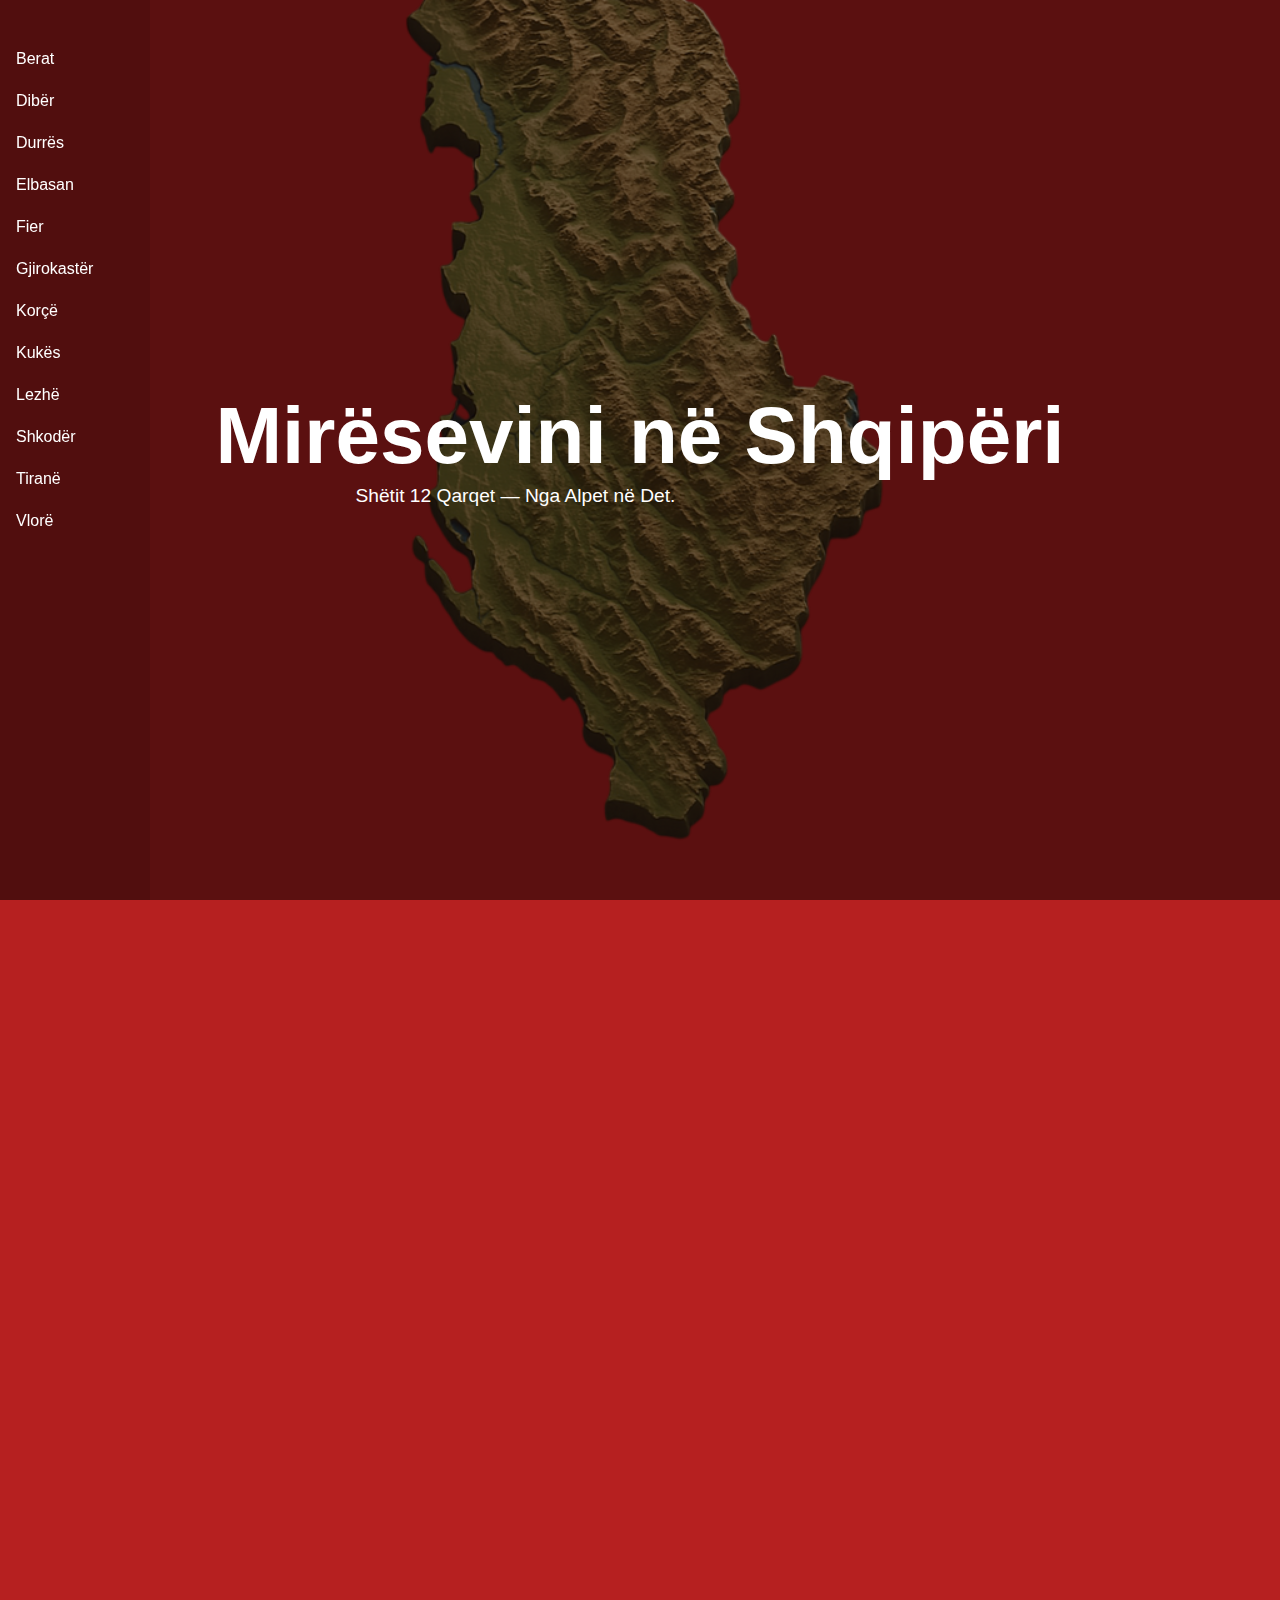
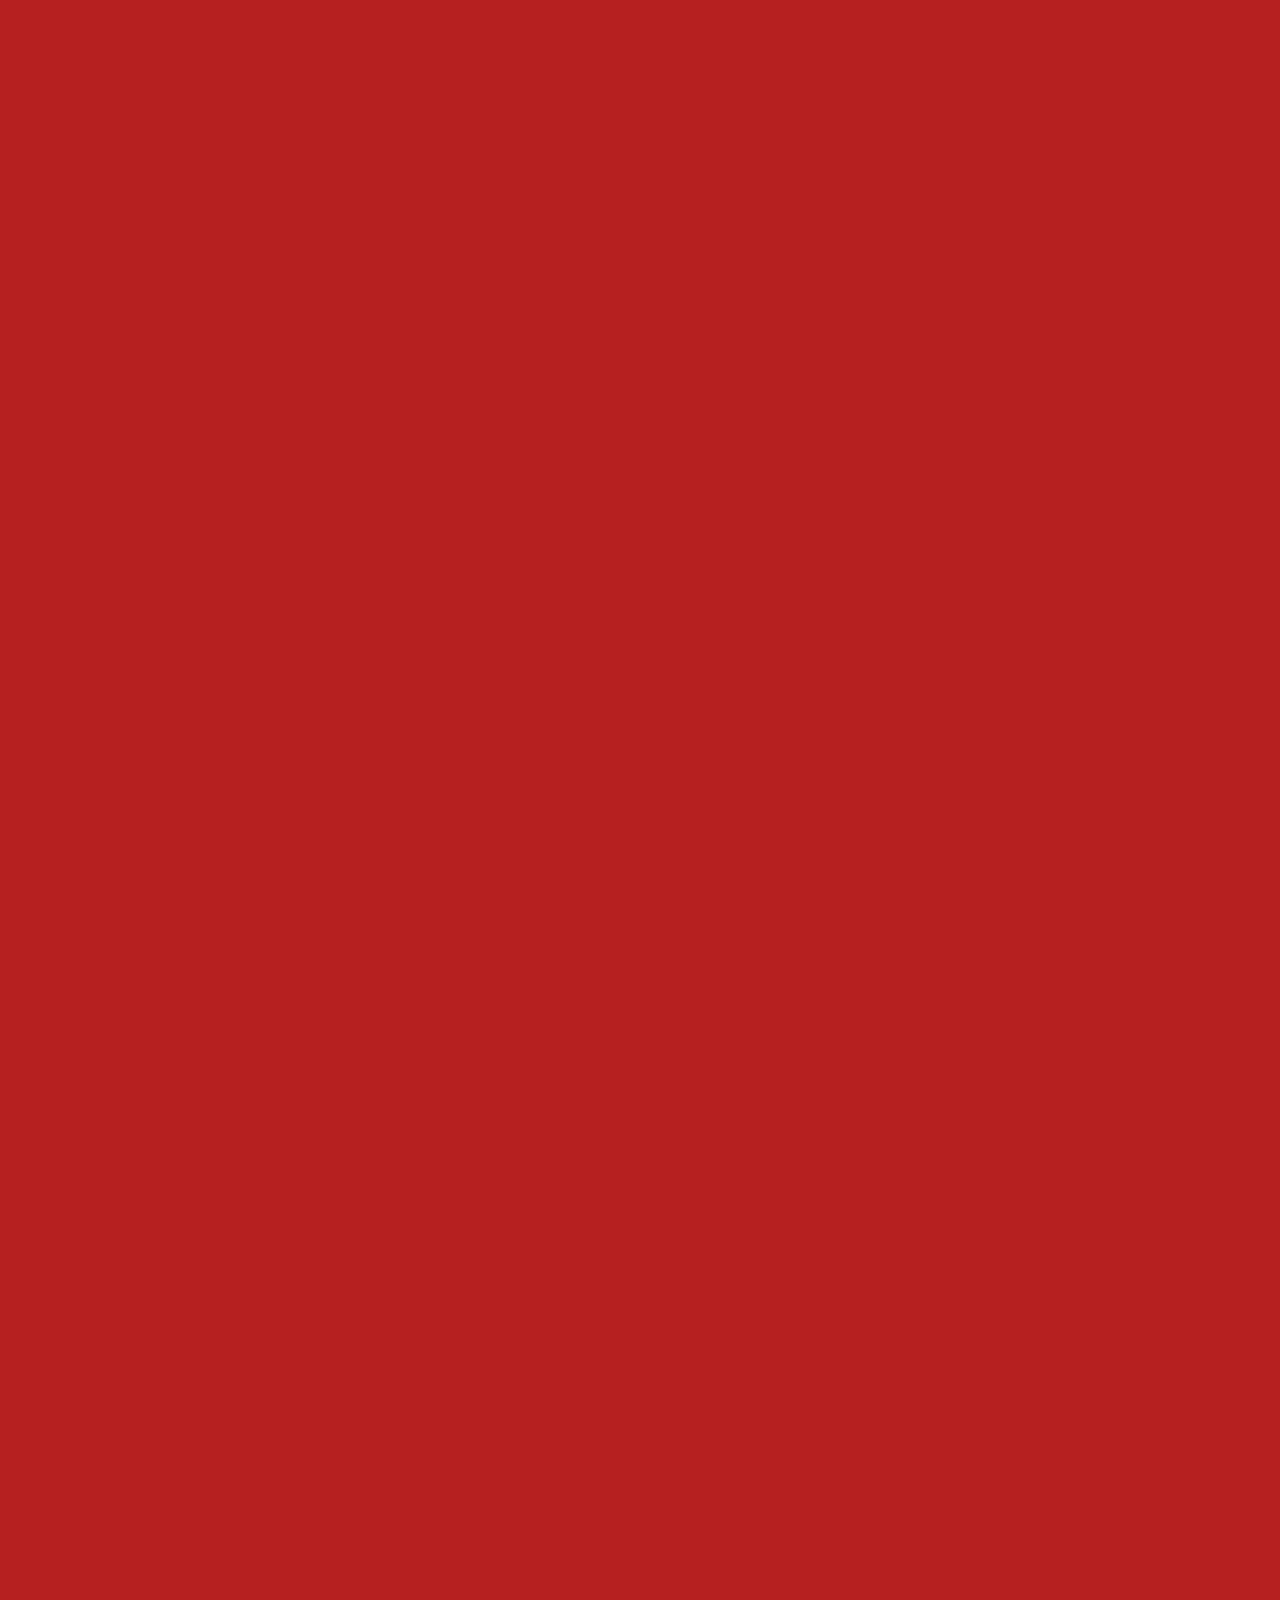
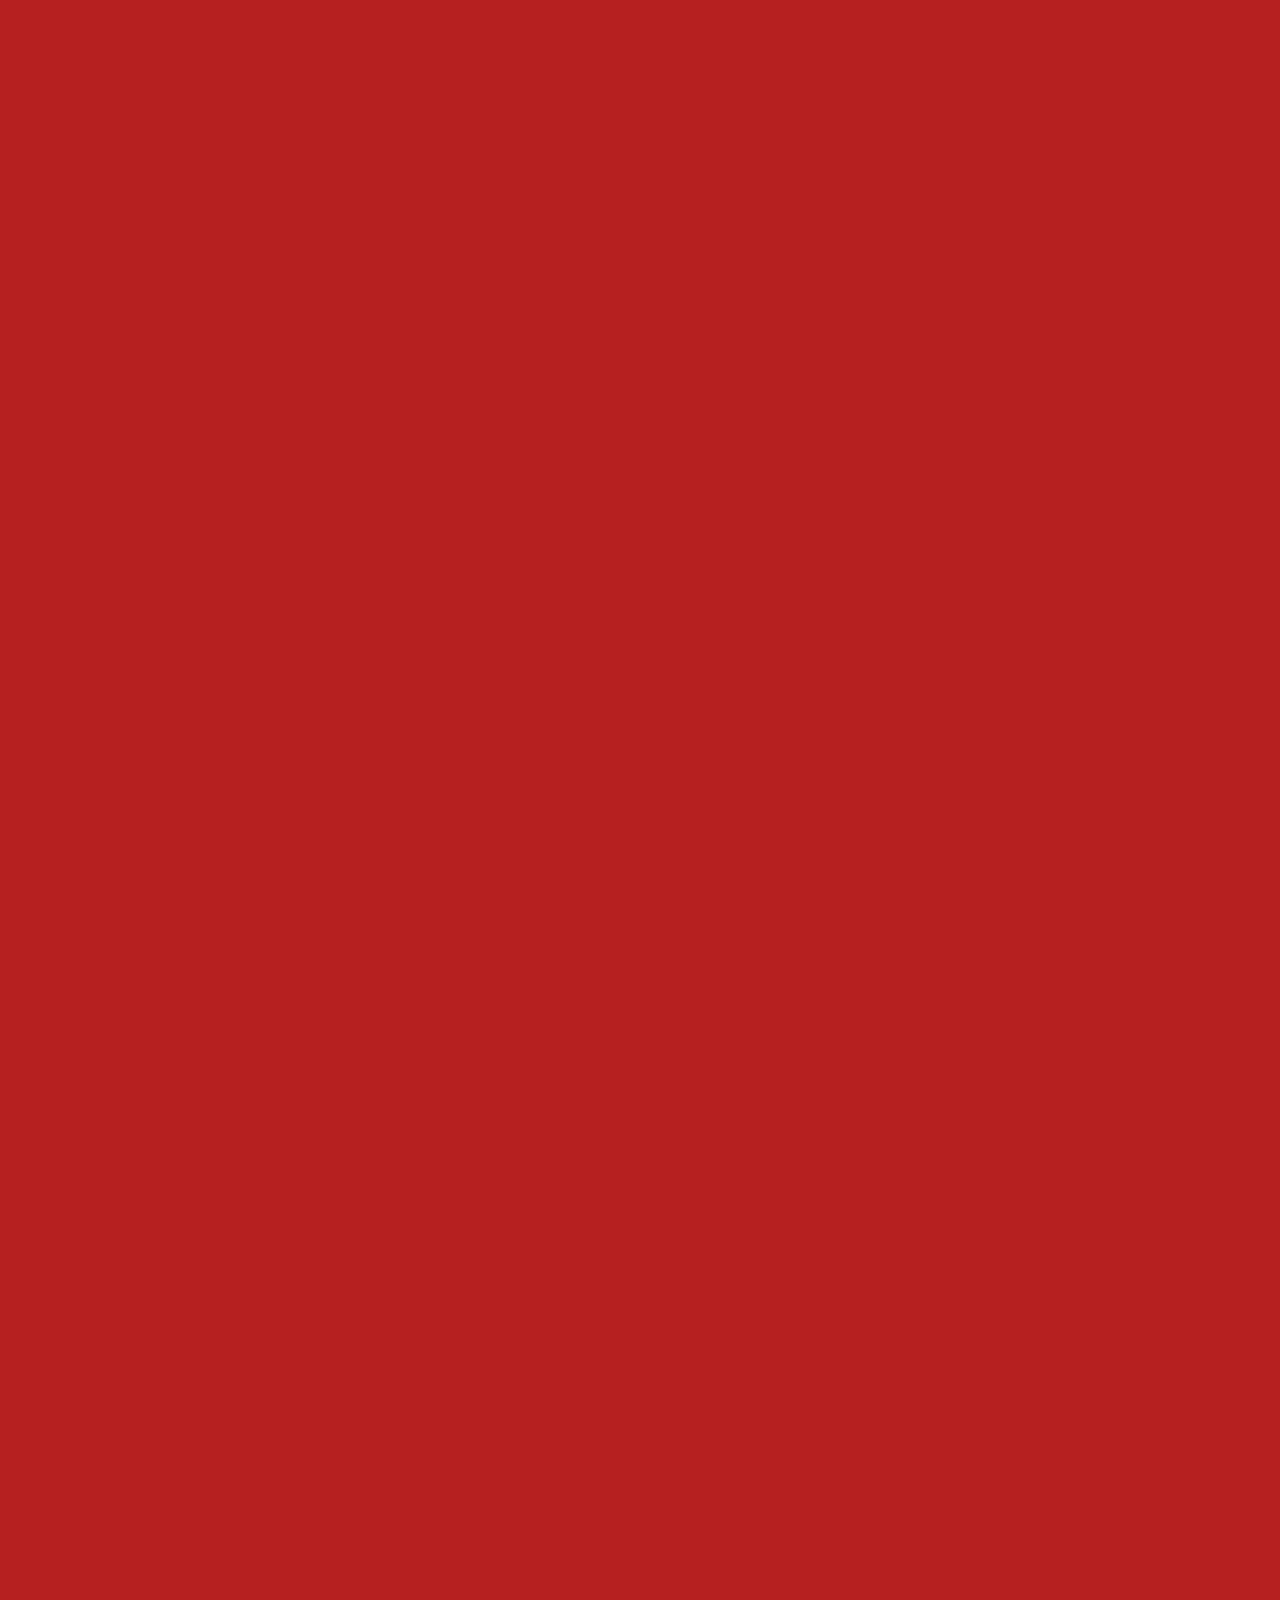
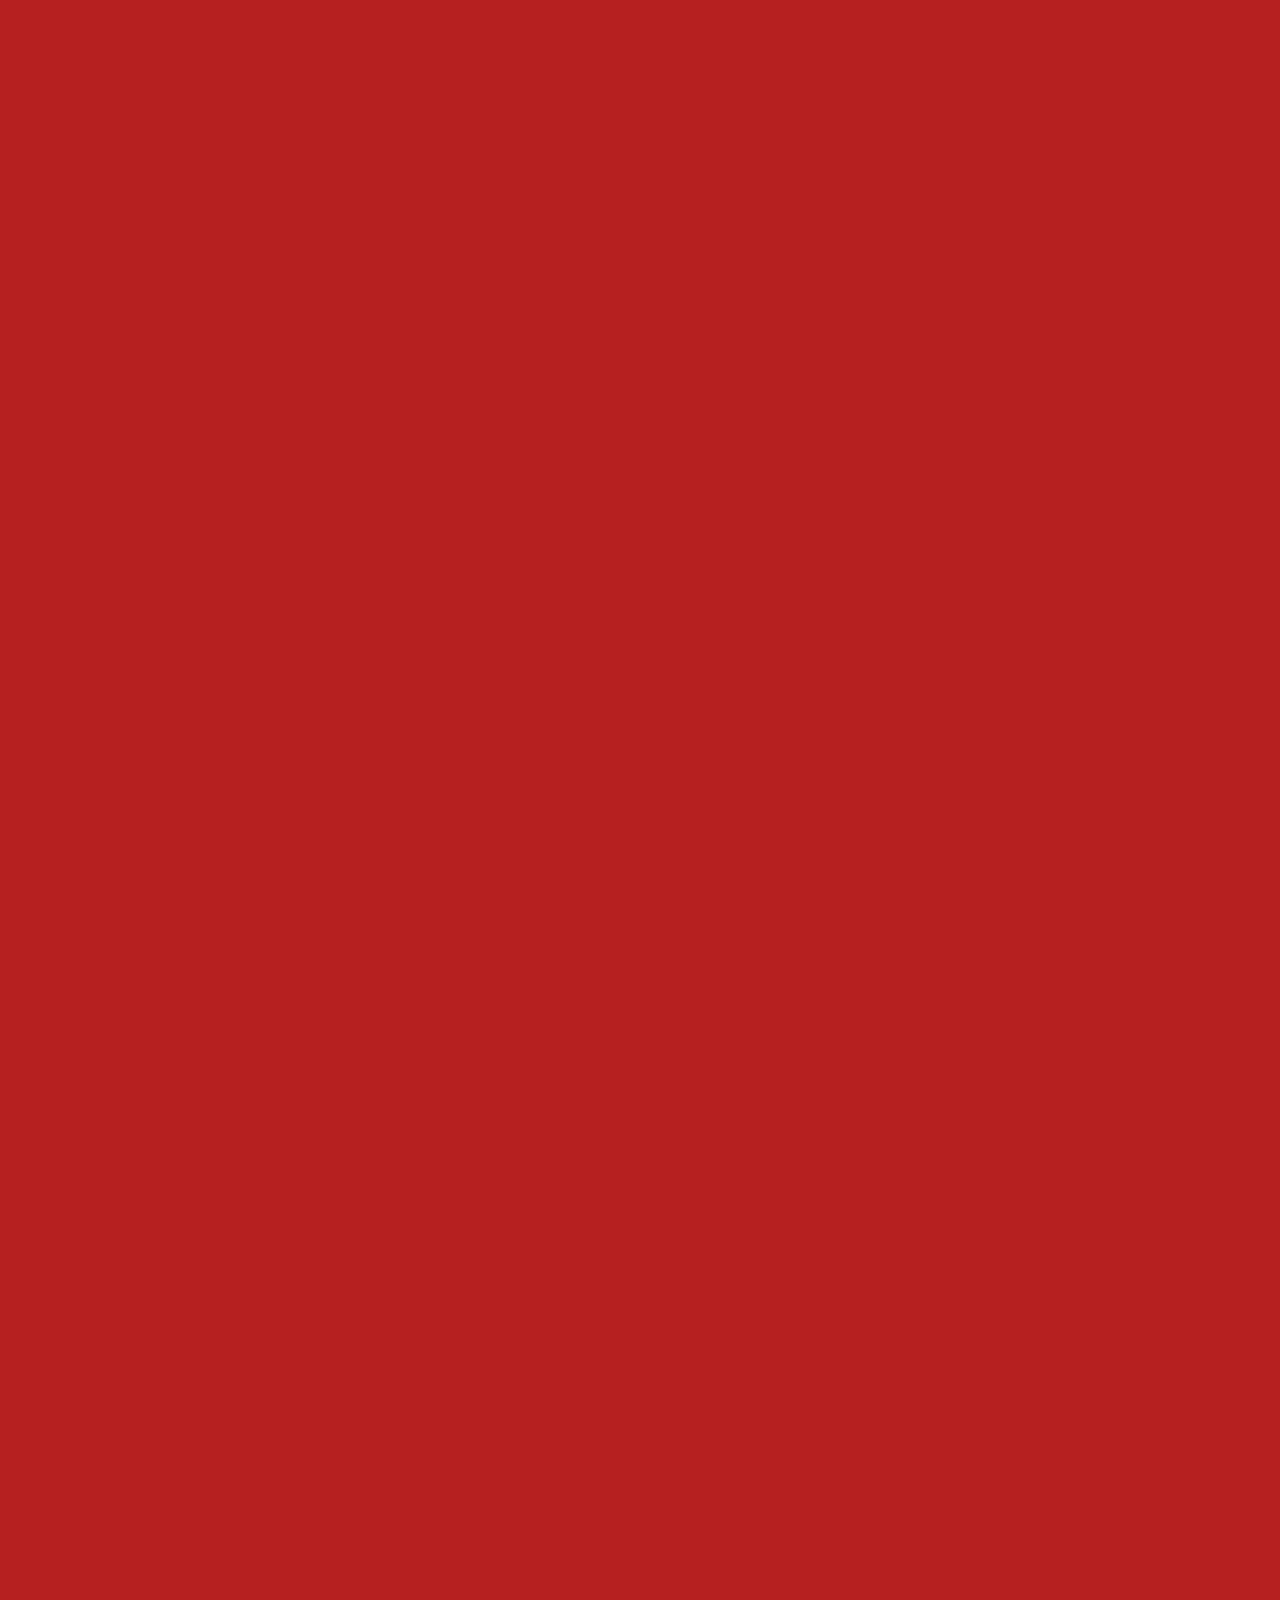
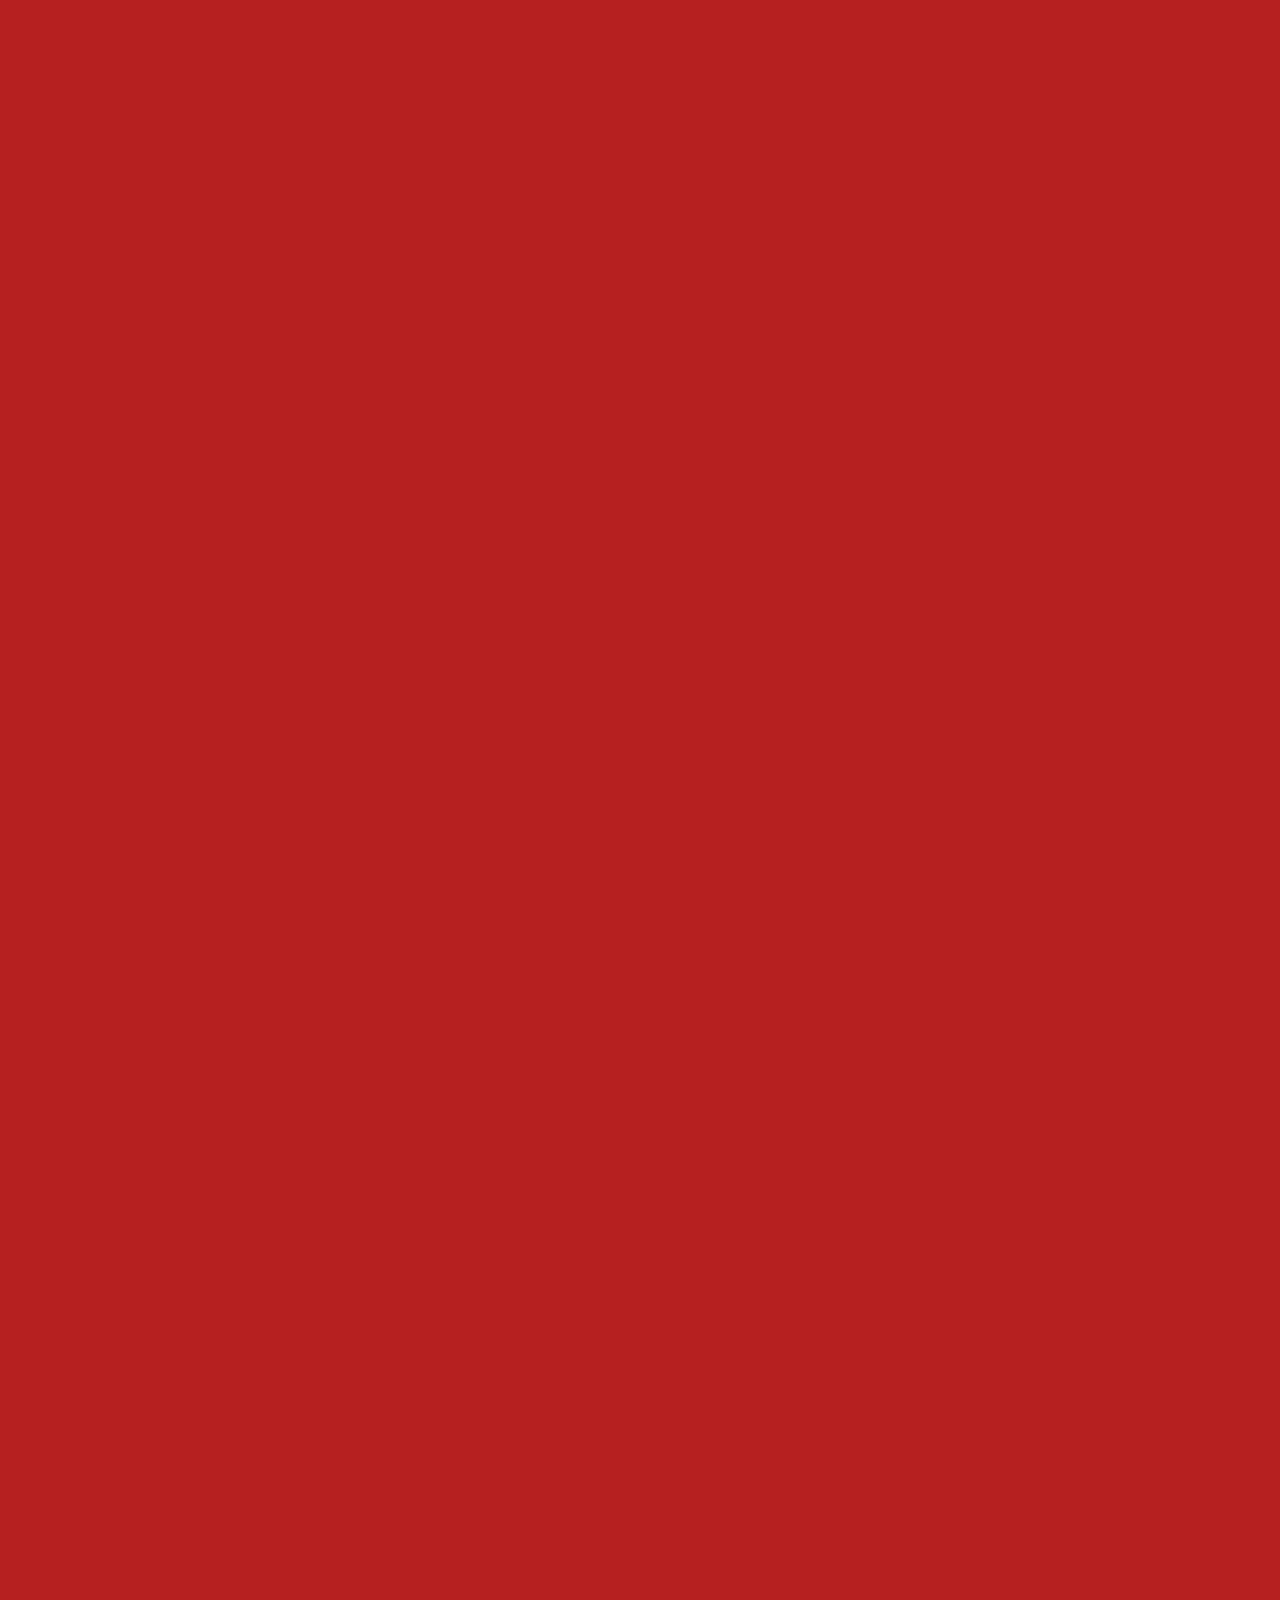
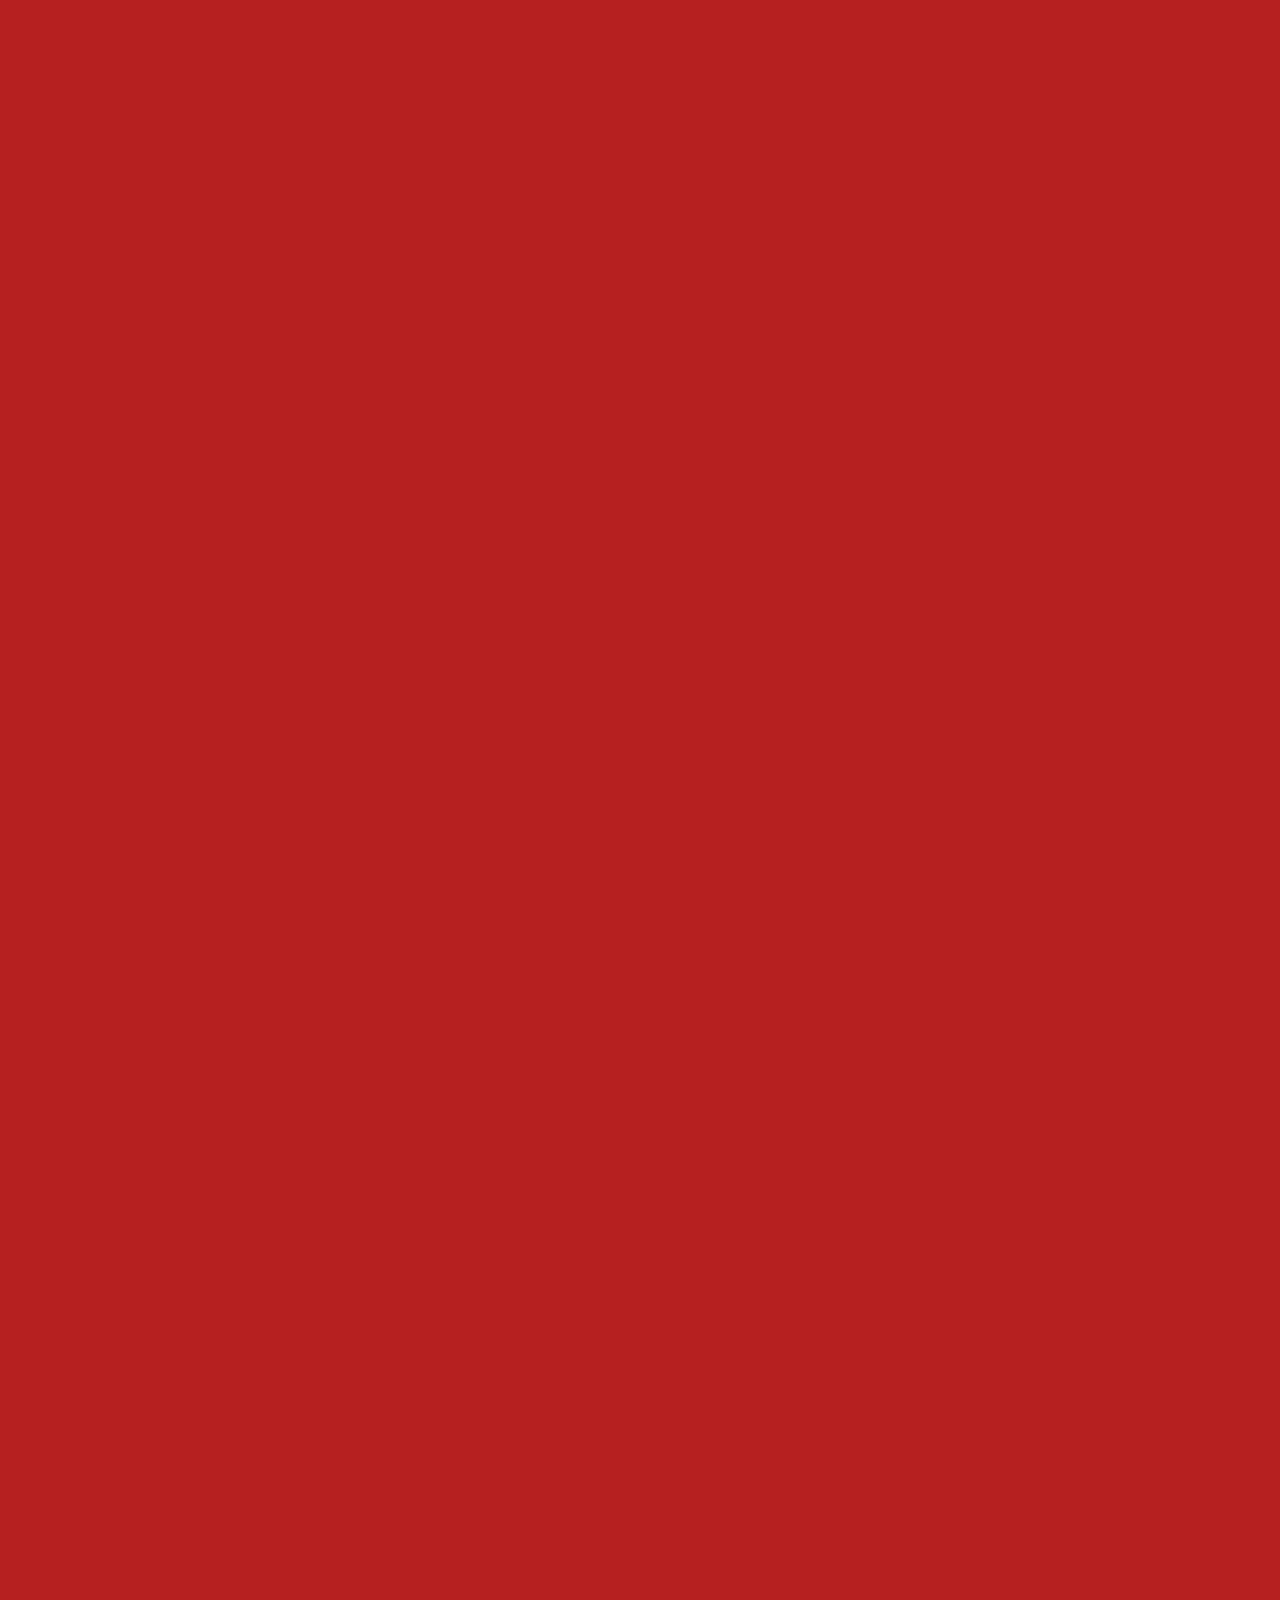
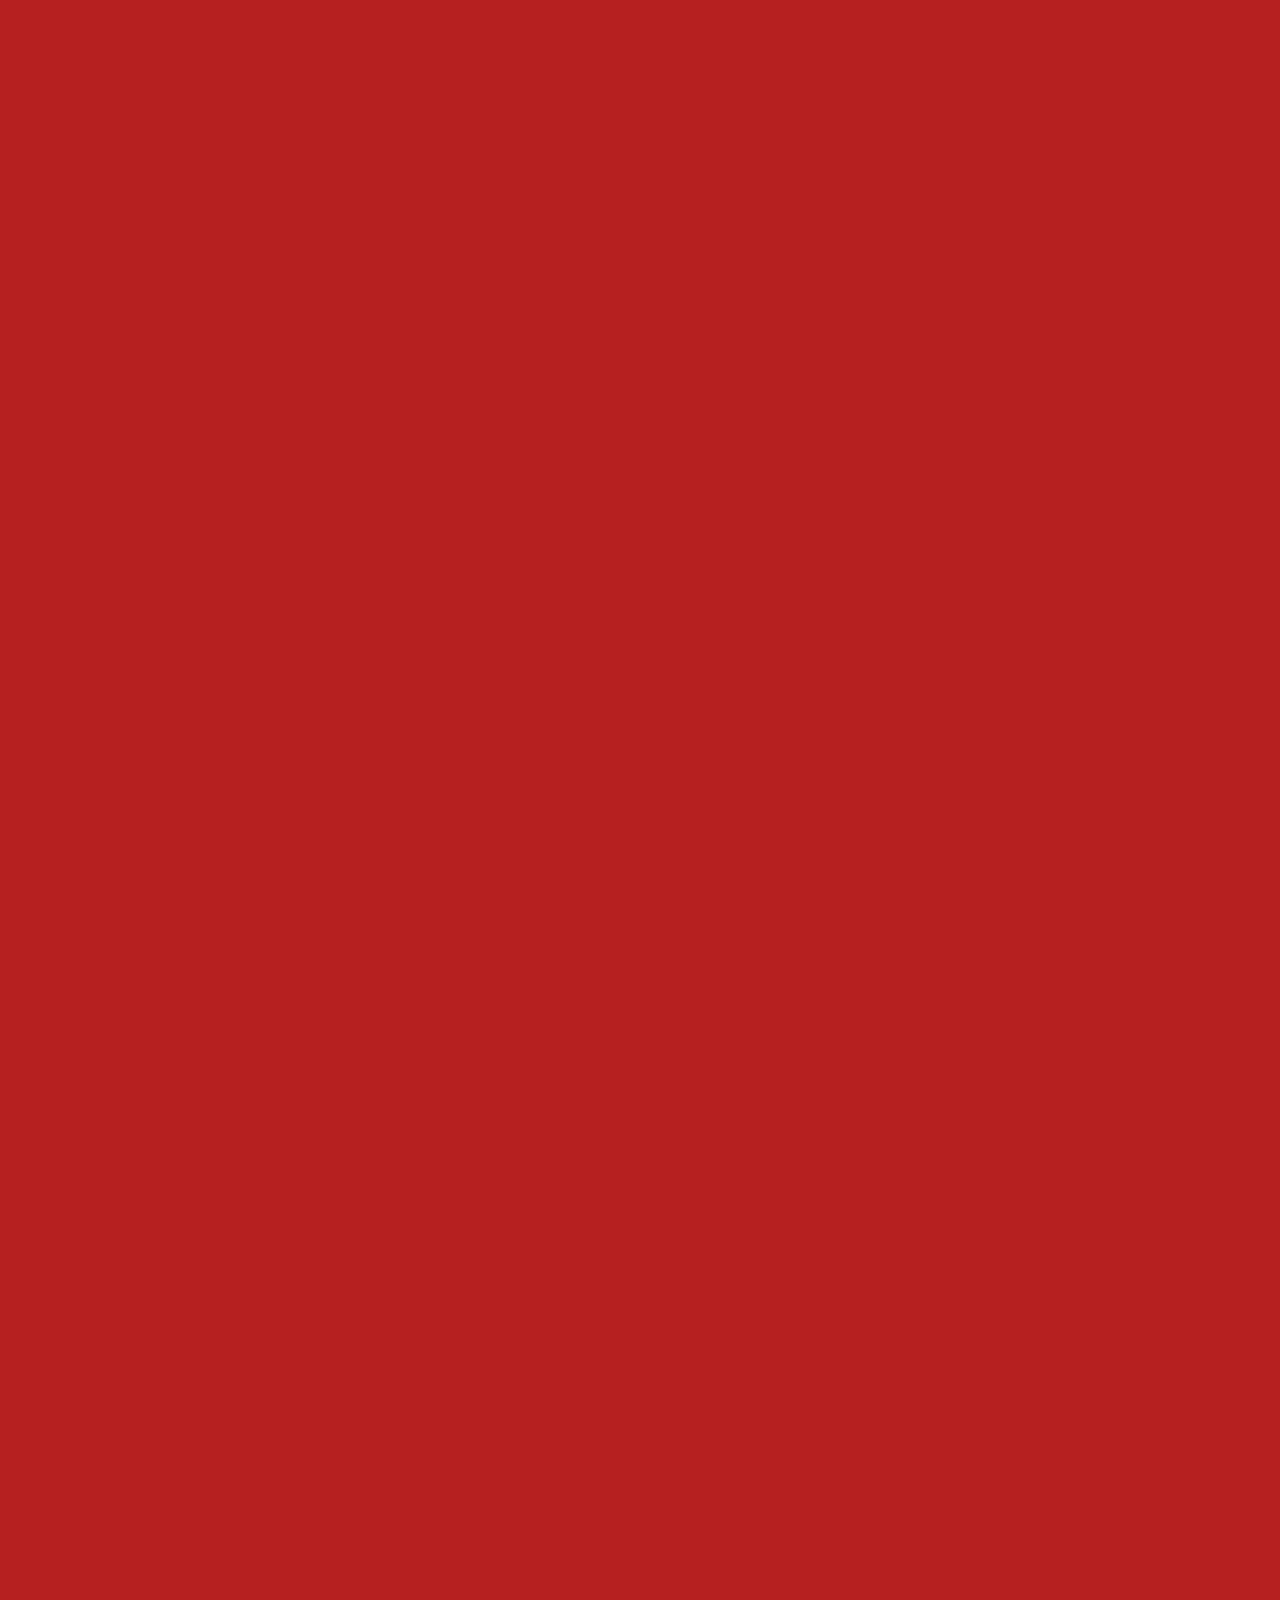
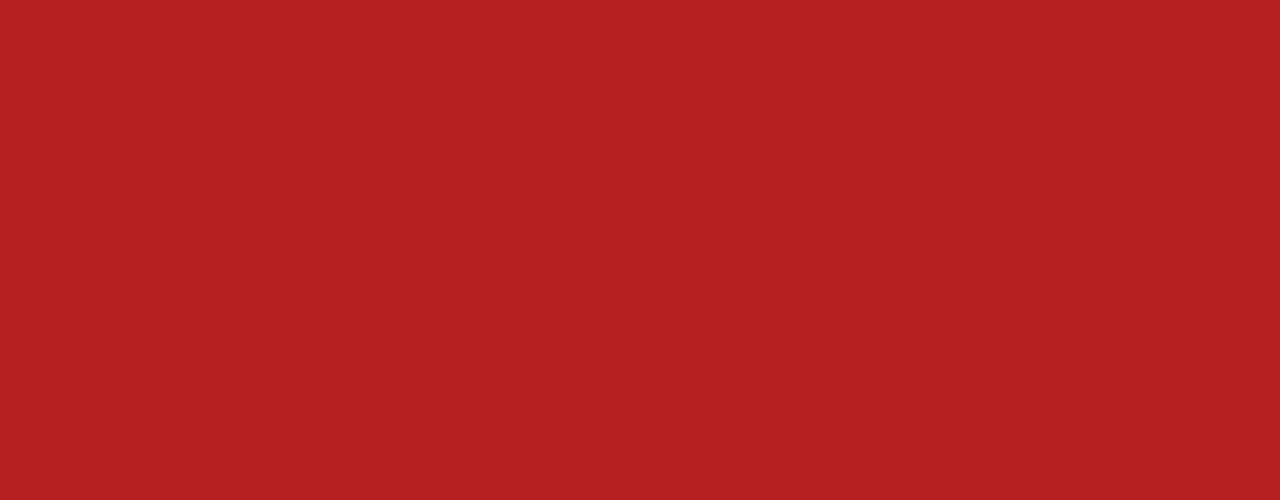
<file: Albania/index.html>
<!DOCTYPE html>
<html lang="en">
<head>
  <meta charset="UTF-8" />
  <meta name="viewport" content="width=device-width, initial-scale=1.0"/>
  <title>12 Regions of Albania</title>
  <link rel="stylesheet" href="style.css">
</head>
<body>

  <!-- Hero with 3D map -->
  <section class="section hero">
    <div class="bg-container"></div>
    <div class="content">
      <h1>Mirësevini në Shqipëri</h1>
      <p>Shëtit 12 Qarqet — Nga Alpet në Det.</p>
    </div>
  </section>

  

  <!-- 12 Regions with matching class names -->
  <section class="section berat" id="berat">
    <div class="content">
      <h2><a href="qytetet/Berat.html">Berat</a></h2>
      <p>Qyteti i 1000 vitrinave</p>
    </div>
  </section>

  <section class="section diber" id="diber">
    <div class="content">
      <h2><a href="qytetet/Diber.html">Dibër</a></h2>
      <p>Rrethinat malore dhe tradita të pasura.</p>
    </div>
  </section>

  <section class="section durres" id="durres">
    <div class="content">
      <h2><a href="qytetet/Durres.html">Durrës</a></h2>
      <p>Ruinat antike përplasen me jetën moderne të plazhit.</p>
    </div>
  </section>

  <section class="section elbasan" id="elbasan">
    <div class="content">
      <h2><a href="qytetet/Elbasan.html">Elbasan</a></h2>
      <p>Një përzierje e kulturës dhe industrisë.</p>
    </div>
  </section>

  <section class="section fier" id="fier">
    <div class="content">
      <h2><a href="qytetet/Fier.html">Fier</a></h2>
      <p>Porta e Apollonisë dhe zemra e naftës së Shqipërisë.</p>
    </div>
  </section>

  <section class="section gjirokaster" id="gjirokaster">
    <div class="content">
      <h2><a href="qytetet/Gjirokaster.html">Gjirokastër</a></h2>
      <p>Qyteti i gurit dhe një sit i Trashëgimisë Botërore të UNESCO-s.</p>
    </div>
  </section>

  <section class="section korce" id="korce">
    <div class="content">
      <h2><a href="qytetet/Korce.html">Korçë</a></h2>
      <p>Art, birrë dhe vilat e bukura të vjetra.</p>
    </div>
  </section>

  <section class="section kukes" id="kukes">
    <div class="content">
      <h2><a href="qytetet/Kukes.html">Kukës</a></h2>
      <p>Një parajsë malore afër kufirit me Kosovën.</p>
    </div>
  </section>

  <section class="section lezhe" id="lezhe">
    <div class="content">
      <h2><a href="qytetet/Lezhe.html">Lezhë</a></h2>
      <p>Vend ku Skënderbeu bashkoi kombet.</p>
    </div>
  </section>

  <section class="section shkoder" id="shkoder">
    <div class="content">
      <h2><a href="qytetet/Shkoder.html">Shkodër</a></h2>
      <p>Lumi, kalaja dhe pulsimi kulturor i veriut.</p>
    </div>
  </section>

  <section class="section tirane" id="tirane">
    <div class="content">
      <h2><a href="qytetet/Tirane.html">Tiranë</a></h2>
      <p>Kryeqyteti i Shqipërisë, i gjallë dhe i shpejtë.</p>
    </div>
  </section>

  <section class="section vlore" id="vlore">
    <div class="content">
      <h2><a href="qytetet/Vlore.html">Vlorë</a></h2>
      <p>Vend ku u shpall pavarësia — diell, det dhe histori.</p>
    </div>
  </section>

  <div class="sidebar">
  <div class="menu-icon">
    &#9776; <!-- Unicode for 3 horizontal bars -->
  </div>
  <nav>
    <a href="#berat">Berat</a>
    <a href="#diber">Dibër</a>
    <a href="#durres">Durrës</a>
    <a href="#elbasan">Elbasan</a>
    <a href="#fier">Fier</a>
    <a href="#gjirokaster">Gjirokastër</a>
    <a href="#korce">Korçë</a>
    <a href="#kukes">Kukës</a>
    <a href="#lezhe">Lezhë</a>
    <a href="#shkoder">Shkodër</a>
    <a href="#tirane">Tiranë</a>
    <a href="#vlore">Vlorë</a>
  </nav>
</div>



  <script src="script.js" defer></script>
</body>
</html>
</file>
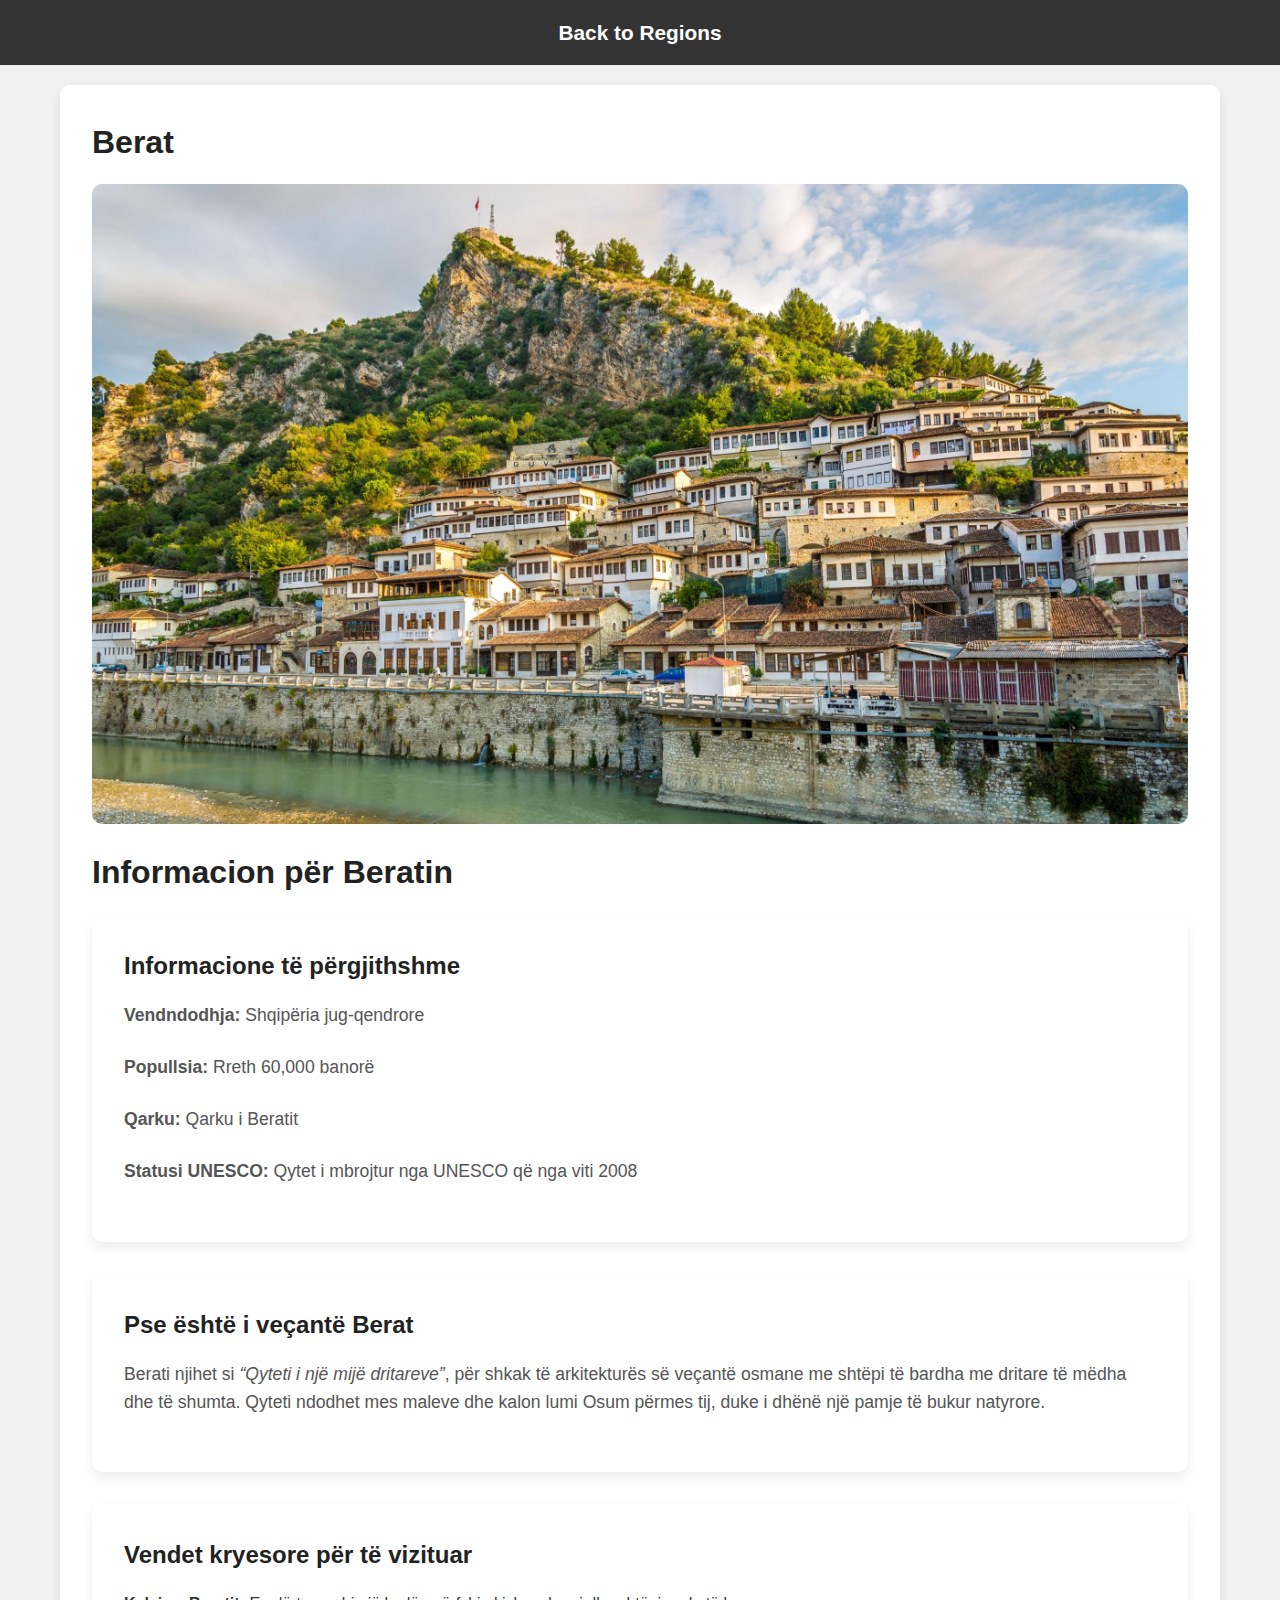
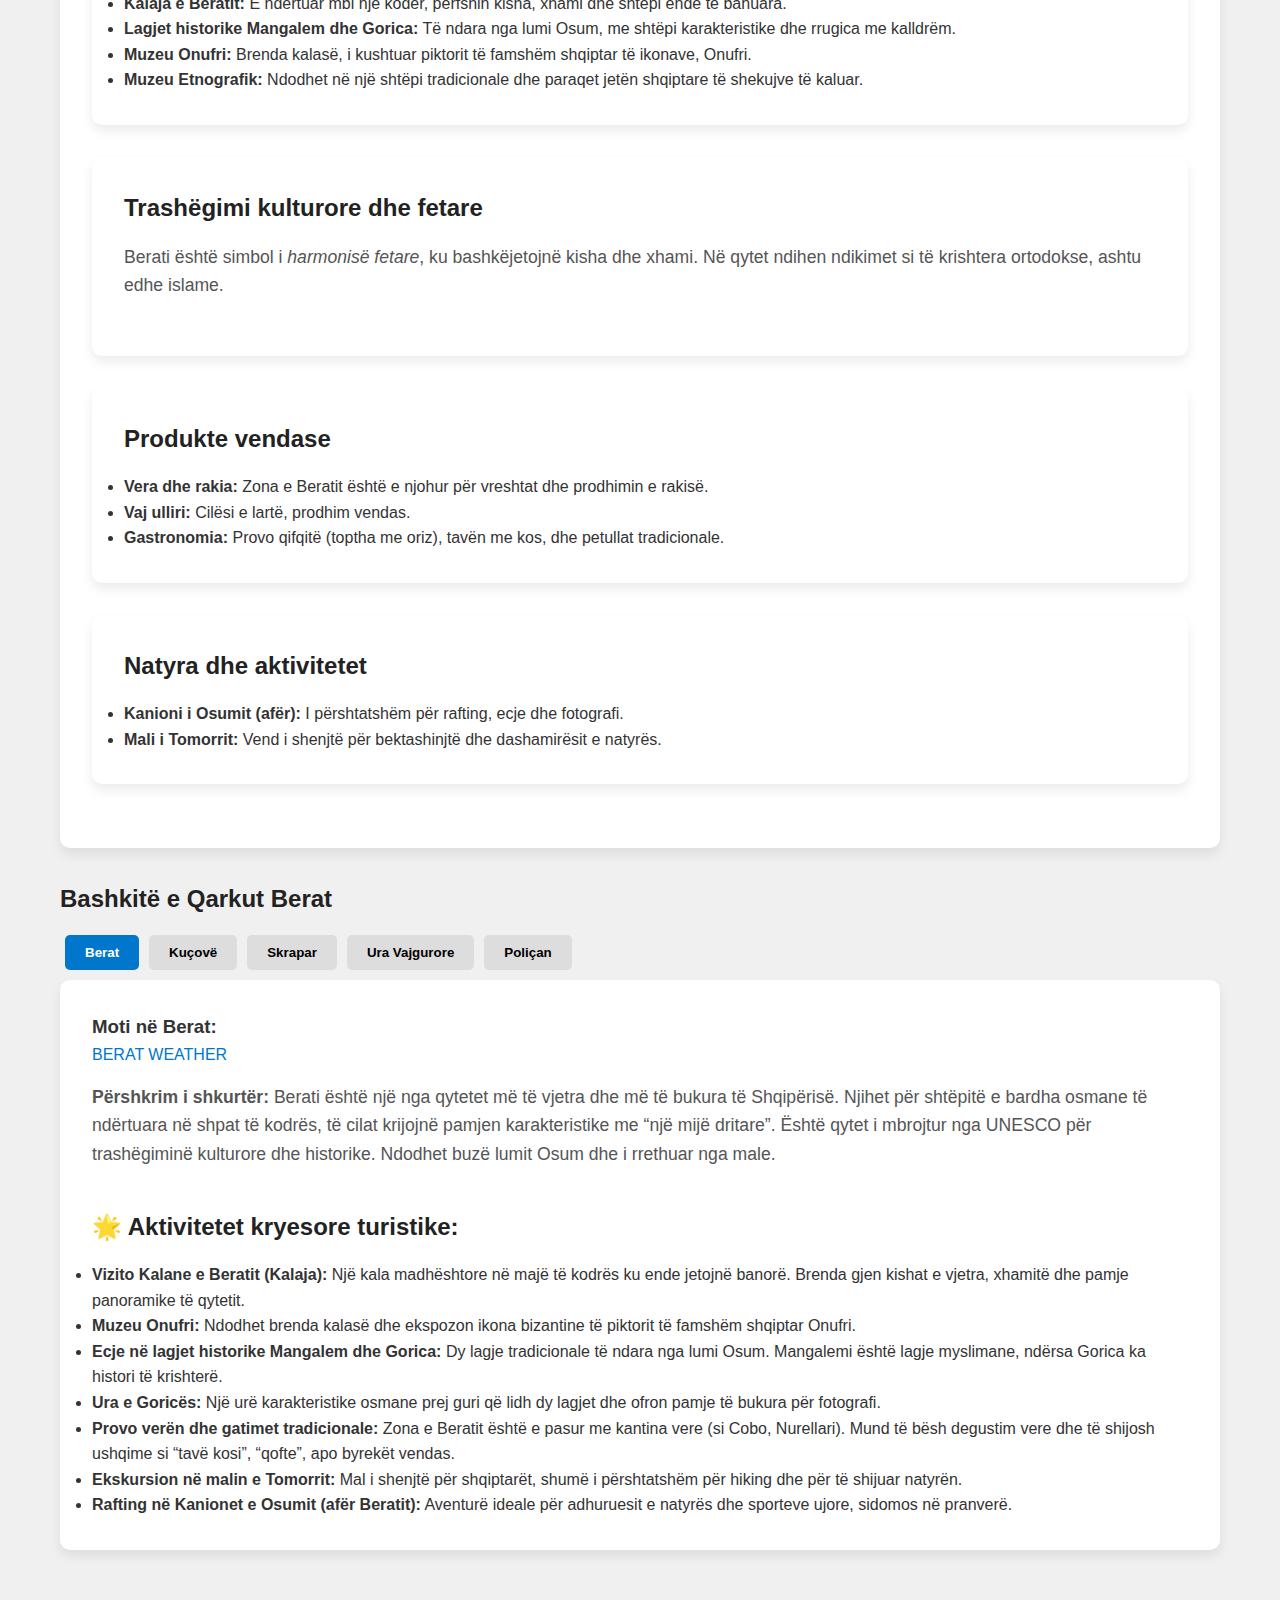
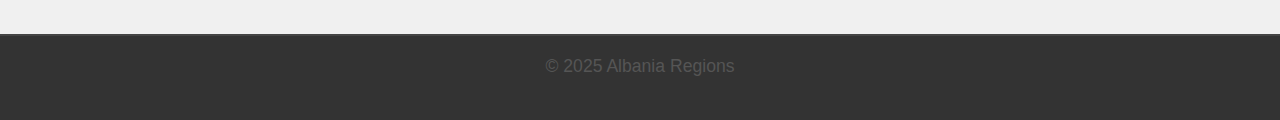
<file: Albania/qytetet/Berat.html>
<!DOCTYPE html>
<html lang="al">
<head>
  <meta charset="UTF-8">
  <meta name="viewport" content="width=device-width, initial-scale=1.0">
  <title>Berat - Albania Regions</title>
  <link rel="stylesheet" href="styles.css">
  <link rel="preconnect" href="https://weatherwidget.io">
<link rel="dns-prefetch" href="https://weatherwidget.io">
<script async id="weatherwidget-io-js" src="https://weatherwidget.io/js/widget.min.js"></script>

</head>
<body>

  <header>
    <a href="../index.html">Back to Regions</a>
  </header>

  <div class="container">
    <section>
      <h1>Berat</h1>
      <img src="../images/Berat.jpg" alt="Berat City">
        <h1>Informacion për Beratin</h1>

    <section>
        <h2>Informacione të përgjithshme</h2>
        <p><strong>Vendndodhja:</strong> Shqipëria jug-qendrore</p>
        <p><strong>Popullsia:</strong> Rreth 60,000 banorë</p>
        <p><strong>Qarku:</strong> Qarku i Beratit</p>
        <p><strong>Statusi UNESCO:</strong> Qytet i mbrojtur nga UNESCO që nga viti 2008</p>
    </section>

    <section>
        <h2>Pse është i veçantë Berat</h2>
        <p>Berati njihet si <em>“Qyteti i një mijë dritareve”</em>, për shkak të arkitekturës së veçantë osmane me shtëpi të bardha me dritare të mëdha dhe të shumta. Qyteti ndodhet mes maleve dhe kalon lumi Osum përmes tij, duke i dhënë një pamje të bukur natyrore.</p>
    </section>

    <section>
        <h2>Vendet kryesore për të vizituar</h2>
        <ul>
            <li><strong>Kalaja e Beratit:</strong> E ndërtuar mbi një kodër, përfshin kisha, xhami dhe shtëpi ende të banuara.</li>
            <li><strong>Lagjet historike Mangalem dhe Gorica:</strong> Të ndara nga lumi Osum, me shtëpi karakteristike dhe rrugica me kalldrëm.</li>
            <li><strong>Muzeu Onufri:</strong> Brenda kalasë, i kushtuar piktorit të famshëm shqiptar të ikonave, Onufri.</li>
            <li><strong>Muzeu Etnografik:</strong> Ndodhet në një shtëpi tradicionale dhe paraqet jetën shqiptare të shekujve të kaluar.</li>
        </ul>
    </section>

    <section>
        <h2>Trashëgimi kulturore dhe fetare</h2>
        <p>Berati është simbol i <em>harmonisë fetare</em>, ku bashkëjetojnë kisha dhe xhami. Në qytet ndihen ndikimet si të krishtera ortodokse, ashtu edhe islame.</p>
    </section>

    <section>
        <h2>Produkte vendase</h2>
        <ul>
            <li><strong>Vera dhe rakia:</strong> Zona e Beratit është e njohur për vreshtat dhe prodhimin e rakisë.</li>
            <li><strong>Vaj ulliri:</strong> Cilësi e lartë, prodhim vendas.</li>
            <li><strong>Gastronomia:</strong> Provo qifqitë (toptha me oriz), tavën me kos, dhe petullat tradicionale.</li>
        </ul>
    </section>

    <section>
        <h2>Natyra dhe aktivitetet</h2>
        <ul>
            <li><strong>Kanioni i Osumit (afër):</strong> I përshtatshëm për rafting, ecje dhe fotografi.</li>
            <li><strong>Mali i Tomorrit:</strong> Vend i shenjtë për bektashinjtë dhe dashamirësit e natyrës.</li>
        </ul>
    </section>
    </section>
  

  <h2>Bashkitë e Qarkut Berat</h2>

    <div class="tabs">
      <button class="tab-btn active" data-tab="Berat">Berat</button>
      <button class="tab-btn" data-tab="Kuçovë">Kuçovë</button>
      <button class="tab-btn" data-tab="Skrapar">Skrapar</button>
      <button class="tab-btn" data-tab="Ura Vajgurore">Ura Vajgurore</button>
      <button class="tab-btn" data-tab="Poliçan">Poliçan</button>
    </div>

    <div id="Berat" class="tab-content  active">
      <h3>Moti në Berat:</h3>

      <a class="weatherwidget-io" href="https://forecast7.com/en/40d7119d94/berat/" data-label_1="BERAT" data-label_2="WEATHER" data-theme="original" >BERAT WEATHER</a>

      <div class="city-description">
        <p><strong>Përshkrim i shkurtër:</strong> Berati është një nga qytetet më të vjetra dhe më të bukura të Shqipërisë. Njihet për shtëpitë e bardha osmane të ndërtuara në shpat të kodrës, të cilat krijojnë pamjen karakteristike me “një mijë dritare”. Është qytet i mbrojtur nga UNESCO për trashëgiminë kulturore dhe historike. Ndodhet buzë lumit Osum dhe i rrethuar nga male.</p>
      </div>

      <h2>🌟 Aktivitetet kryesore turistike:</h2>
      <ul>
        <li><strong>Vizito Kalane e Beratit (Kalaja):</strong> Një kala madhështore në majë të kodrës ku ende jetojnë banorë. Brenda gjen kishat e vjetra, xhamitë dhe pamje panoramike të qytetit.</li>
        <li><strong>Muzeu Onufri:</strong> Ndodhet brenda kalasë dhe ekspozon ikona bizantine të piktorit të famshëm shqiptar Onufri.</li>
        <li><strong>Ecje në lagjet historike Mangalem dhe Gorica:</strong> Dy lagje tradicionale të ndara nga lumi Osum. Mangalemi është lagje myslimane, ndërsa Gorica ka histori të krishterë.</li>
        <li><strong>Ura e Goricës:</strong> Një urë karakteristike osmane prej guri që lidh dy lagjet dhe ofron pamje të bukura për fotografi.</li>
        <li><strong>Provo verën dhe gatimet tradicionale:</strong> Zona e Beratit është e pasur me kantina vere (si Cobo, Nurellari). Mund të bësh degustim vere dhe të shijosh ushqime si “tavë kosi”, “qofte”, apo byrekët vendas.</li>
        <li><strong>Ekskursion në malin e Tomorrit:</strong> Mal i shenjtë për shqiptarët, shumë i përshtatshëm për hiking dhe për të shijuar natyrën.</li>
        <li><strong>Rafting në Kanionet e Osumit (afër Beratit):</strong> Aventurë ideale për adhuruesit e natyrës dhe sporteve ujore, sidomos në pranverë.</li>
      </ul>

       
      
    </div>

    <div id="Kuçovë" class="tab-content">
      <h3>Moti në Kuçovë:</h3>
      <a class="weatherwidget-io" href="https://forecast7.com/en/40d8119d92/kucove/" data-label_1="KUÇOVË" data-label_2="WEATHER" data-theme="original" >KUÇOVË WEATHER</a>
      <div class="city-description">
        <p><strong>Përshkrim i shkurtër:</strong> Kuçova ndodhet në jug të Shqipërisë, në afërsi të Beratit. Është një qytet me histori industriale, i njohur dikur si "qyteti i naftës" për shkak të nxjerrjes së naftës në zonë që nga periudha e Mbretërisë dhe më pas gjatë regjimit komunist. Edhe pse më pak i zhvilluar turistikisht, Kuçova ka një atmosferë autentike dhe interesante për ata që duan të eksplorojnë Shqipërinë jashtë itinerareve të zakonshme.</p>
      </div>

      <h2>🌟 Aktivitetet kryesore turistike:</h2>
      <ul>
        <li><strong>Vizitë në strukturat e vjetra industriale:</strong> Rrënojat e rafinerive dhe depozitave të vjetra të naftës ofrojnë një pamje unike të historisë industriale të Shqipërisë.</li>
        <li><strong>Shëtitje në qendrën e qytetit:</strong> Qendra ka arkitekturë karakteristike të periudhës socialiste, me sheshe të gjera dhe ndërtesa të stilit sovjetik.</li>
        <li><strong>Parku i qytetit:</strong> Një vend i qetë për relaks, me shumë gjelbërim dhe ambiente për familje.</li>
        <li><strong>Udhëtime ditore në Berat ose në natyrën përreth:</strong> Kuçova është shumë afër Beratit, ndaj mund të përdoret si bazë për të eksploruar qytete më të mëdha ose zona natyrore përreth.</li>
        <li><strong>Takim me komunitetin lokal:</strong> Qytetarët janë mikpritës dhe tregojnë me krenari historinë dhe përditshmërinë e tyre. Ideale për ata që kërkojnë përvoja autentike kulturore.</li>
      </ul>

      
    </div>

    <div id="Skrapar" class="tab-content">
      <h3>Moti në Skrapar:</h3>
      <!-- Replace with real widget -->
    
      <a class="weatherwidget-io" href="https://forecast7.com/en/40d5320d28/skrapar-district/" data-label_1="SKRAPAR" data-label_2="WEATHER" data-theme="original" >SKRAPAR DISTRICT WEATHER</a>

      <div class="city-description">
        <p><strong>Përshkrim i shkurtër:</strong> Skrapari ndodhet në juglindje të Shqipërisë dhe është i njohur për natyrën e egër, historinë e pasur dhe traditat e veçanta. Ky rajon malor është i famshëm për kanionet e Osumit, rakinë tradicionale të Skraparit dhe mikpritjen e ngrohtë të banorëve vendas. Skrapari është një destinacion ideal për turistët aventurierë dhe ata që duan të zbulojnë thesare të fshehura të Shqipërisë.</p>
      </div>

      <h2>🌟 Aktivitetet kryesore turistike:</h2>
      <ul>
        <li><strong>Rafting në Kanionet e Osumit:</strong> Një nga aktivitetet më të njohura në Shqipëri. Kanionet janë spektakolare dhe ofrojnë përvoja emocionuese, veçanërisht në pranverë kur ka më shumë ujë.</li>
        <li><strong>Eksplorimi i shpellave:</strong> Shpella e Pirogoshit është ndër më të mëdhatë dhe më të bukurat në Shqipëri, me stalaktite, stalagmite dhe pasazhe të thella.</li>
        <li><strong>Shijimi i rakisë së famshme të Skraparit:</strong> Rajoni është i njohur për prodhimin artizanal të rakisë së rrushit, një traditë që kalon brez pas brezi.</li>
        <li><strong>Hiking dhe ecje malore:</strong> Malet përreth ofrojnë shtigje të bukura për ecje dhe panorama mbresëlënëse të natyrës së paprekur.</li>
        <li><strong>Vizita në fshatrat tradicionale:</strong> Fshatra si Çepani apo Zhepa ruajnë stilin e jetesës së vjetër dhe janë të mbushura me histori dhe autenticitet.</li>
        <li><strong>Takime kulturore:</strong> Gjatë verës mund të hasësh festa lokale me muzikë popullore, valle dhe gatime tradicionale.</li>
      </ul>

      
    </div>

    <div id="Ura Vajgurore" class="tab-content">
      <h3>Moti në Ura Vajgurore:</h3>

      <a class="weatherwidget-io" href="https://forecast7.com/en/40d7719d88/ura---vajgurore/" data-label_1="URA - VAJGURORE" data-label_2="WEATHER" data-theme="original" >URA - VAJGURORE WEATHER</a>

      <div class="city-description">
  <p><strong>Përshkrim i shkurtër:</strong> Ura Vajgurore, që sot është pjesë e Bashkisë Dimal, ndodhet në jug të Shqipërisë, midis Beratit dhe Kuçovës. Është një qytet i vogël, i njohur për historinë e tij të lidhur me industrinë e naftës dhe për murale të mëdha artistike që janë bërë të famshme ndërkombëtarisht. Qyteti ka një atmosferë të qetë dhe ofron një ndërthurje të bukur midis trashëgimisë industriale dhe artit bashkëkohor publik.</p>
</div>

<h2>🌟 Aktivitetet kryesore turistike:</h2>
<ul>
  <li><strong>Shëtitje në qytet:</strong> Eksploro qytetin dhe shijo artin mural bashkëkohor, përfshirë veprën “Flirt” nga artisti Wild Drawing, e renditur mes muralëve më të mirë në botë.</li>
  <li><strong>Vizitë në urën historike:</strong> Ura që i dha emrin qytetit është një simbol historik i ndërtuar për të lidhur zonën me industrinë e naftës.</li>
  <li><strong>Eksplorim i mozaikut socialist:</strong> Një vepër monumentale në qendër të qytetit që paraqet punëtorë, artizanë dhe fermerë – dëshmi e artit të realizmit socialist.</li>
  <li><strong>Vizitë në xhaminë lokale:</strong> Një xhami e vjetër me arkitekturë tradicionale që pasqyron historinë osmane të zonës.</li>
  <li><strong>Ekskursione në natyrë:</strong> Vetëm disa kilometra nga Kanionet e Osumit, ideal për hiking, rafting dhe fotografi spektakolare.</li>
  <li><strong>Udhëtime ditore në Berat:</strong> Me vetëm pak minuta largësi, mund të vizitosh një nga qytetet më historike dhe të bukura të Shqipërisë.</li>
</ul>


    </div>

    <div id="Poliçan" class="tab-content">
      <h3>Moti në Poliçan:</h3>

      <a class="weatherwidget-io" href="https://forecast7.com/en/40d6120d10/polican/" data-label_1="POLIÇAN" data-label_2="WEATHER" data-theme="original" >POLIÇAN WEATHER</a>

      <div class="city-description">
  <p><strong>Përshkrim i shkurtër:</strong> Poliçan është një qytet i vogël në juglindje të Shqipërisë, i njohur për historinë e tij industriale dhe natyrën e bukur përreth. I themeluar në vitet 1960 nga regjimi komunist për prodhimin e armëve, qyteti ka një trashëgimi të pasur kulturore dhe është i rrethuar nga male dhe lugina të bukura. Sot, Poliçan ofron një atmosferë të qetë dhe mundësi për të eksploruar historinë dhe natyrën shqiptare.</p>
</div>

<h2>🌟 Aktivitetet kryesore turistike:</h2>
<ul>
  <li><strong>Vizitë në Kalasë e Poliçanit:</strong> Një fortesë antike e shekullit të IV, që ofron pamje panoramike të qytetit dhe rrethinës.</li>
  <li><strong>Ngjitje në Malin e Tomorrit:</strong> Një destinacion i njohur për hiking, me shtigje që çojnë në majë dhe ofrojnë pamje spektakolare të natyrës.</li>
  <li><strong>Vizitë në Liqenin e Poliçanit:</strong> Një vend i qetë për relaks, me mundësi për shëtitje, piknik dhe peshkim.</li>
  <li><strong>Eksplorim i Parkut Kombëtar Qafë Shtama:</strong> Një park natyror me shtigje ecjeje, pika panoramike dhe ujëvara, ideal për dashamirësit e natyrës.</li>
  <li><strong>Vizitë në Kishën e Shën Mitrit:</strong> Një monument kulturor i shpallur nga shteti shqiptar, që pasqyron historinë fetare të zonës.</li>
  <li><strong>Ekskursione në Banjat Termale të Bënjës:</strong> Pishina natyrore me ujëra të ngrohta, të vendosura në zemër të Maleve të Tomorrit.</li>
  <li><strong>Rafting dhe Kayaking në Lumin Osum:</strong> Aktivitetë aventurash në kanionet e Osumit, të njohura për bukurinë dhe emocionet që ofrojnë.</li>
  <li><strong>Vizitë në Qendrën Kulturore të Poliçanit:</strong> Një vend ku mund të shijoni aktivitete kulturore, ekspozita dhe shfaqje lokale.</li>
  <li><strong>Shijimi i kuzhinës tradicionale:</strong> Provoni gatime si Tava e Kosit, Speca të mbushura dhe Fërgesë, në restorante lokale si Ballkoni i Poliçanit.</li>
</ul>

      
  </div>
  <script src="script.js"></script>
</div>

  


  <footer>
    <p>&copy; 2025 Albania Regions</p>
  </footer>

</body>
</html>
</file>
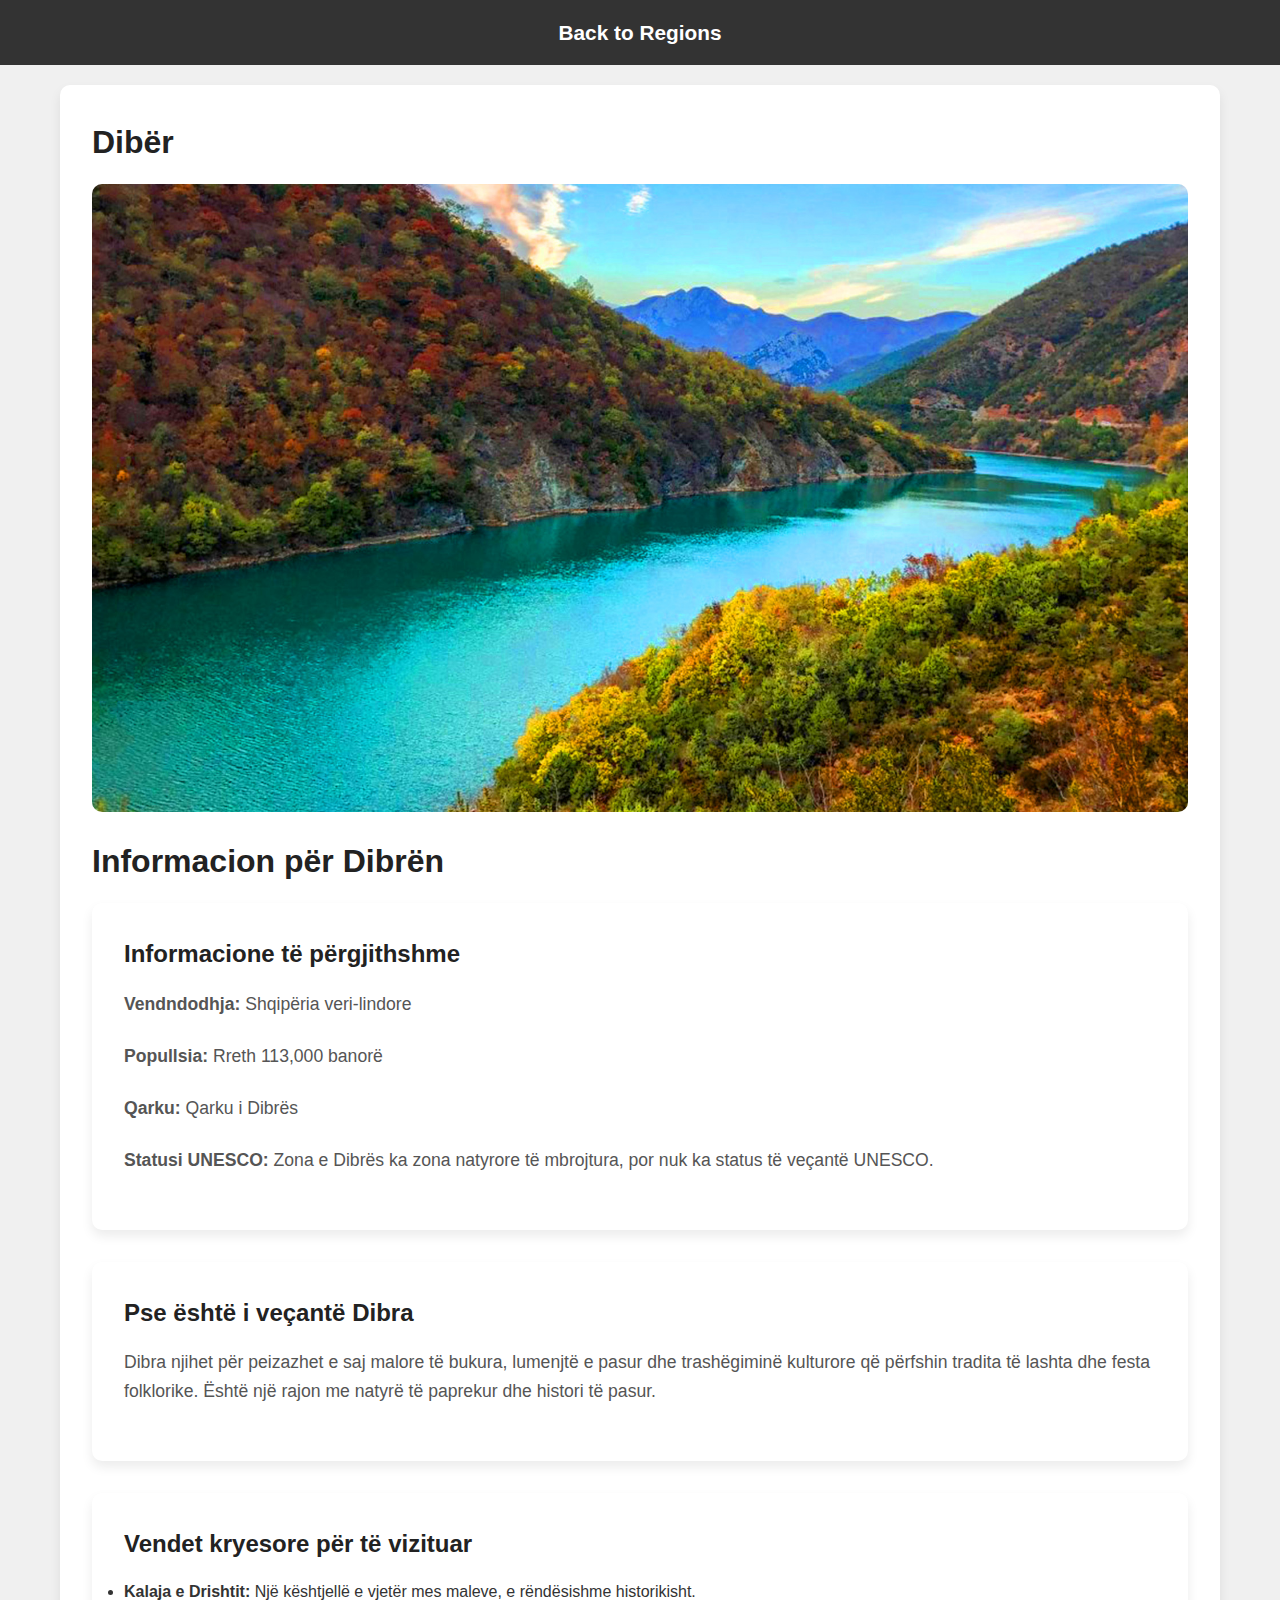
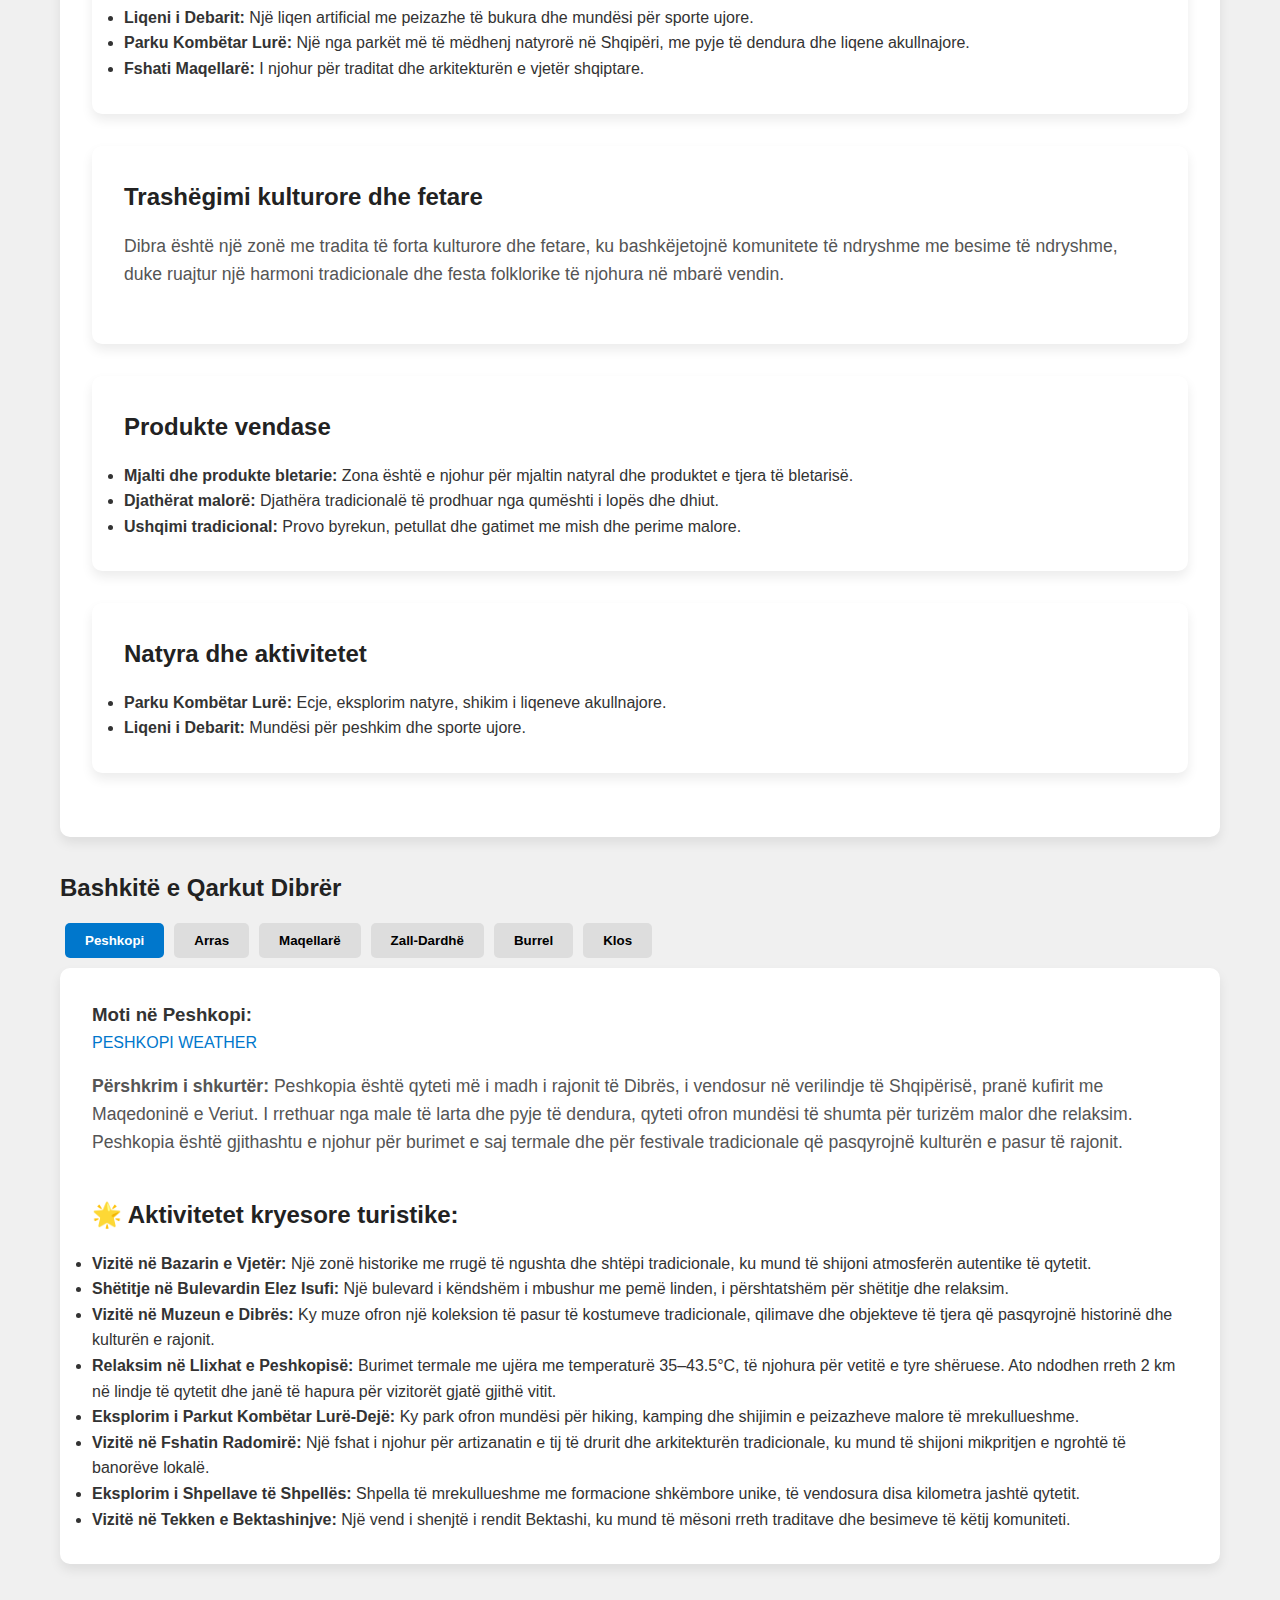
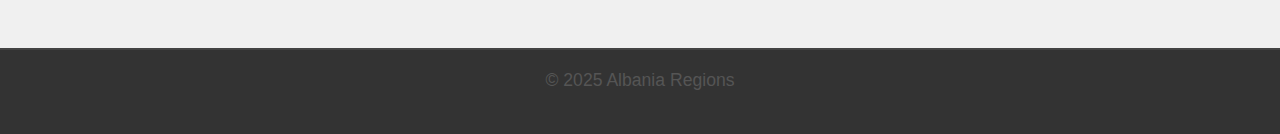
<file: Albania/qytetet/Diber.html>
<!DOCTYPE html>
<html lang="al">
<head>
  <meta charset="UTF-8">
  <meta name="viewport" content="width=device-width, initial-scale=1.0">
  <title>Diber - Albania Regions</title>
  <link rel="stylesheet" href="styles.css">
  <link rel="preconnect" href="https://weatherwidget.io">
<link rel="dns-prefetch" href="https://weatherwidget.io">
<script async id="weatherwidget-io-js" src="https://weatherwidget.io/js/widget.min.js"></script>

</head>
<body>

  <header>
    <a href="../index.html">Back to Regions</a>
  </header>

  <div class="container">
    <section>
      <h1>Dibër</h1>
      <img src="../images/Diber.jpg" alt="Diber City">
       <h1>Informacion për Dibrën</h1>

    <section>
        <h2>Informacione të përgjithshme</h2>
        <p><strong>Vendndodhja:</strong> Shqipëria veri-lindore</p>
        <p><strong>Popullsia:</strong> Rreth 113,000 banorë</p>
        <p><strong>Qarku:</strong> Qarku i Dibrës</p>
        <p><strong>Statusi UNESCO:</strong> Zona e Dibrës ka zona natyrore të mbrojtura, por nuk ka status të veçantë UNESCO.</p>
    </section>

    <section>
        <h2>Pse është i veçantë Dibra</h2>
        <p>Dibra njihet për peizazhet e saj malore të bukura, lumenjtë e pasur dhe trashëgiminë kulturore që përfshin tradita të lashta dhe festa folklorike. Është një rajon me natyrë të paprekur dhe histori të pasur.</p>
    </section>

    <section>
        <h2>Vendet kryesore për të vizituar</h2>
        <ul>
            <li><strong>Kalaja e Drishtit:</strong> Një kështjellë e vjetër mes maleve, e rëndësishme historikisht.</li>
            <li><strong>Liqeni i Debarit:</strong> Një liqen artificial me peizazhe të bukura dhe mundësi për sporte ujore.</li>
            <li><strong>Parku Kombëtar Lurë:</strong> Një nga parkët më të mëdhenj natyrorë në Shqipëri, me pyje të dendura dhe liqene akullnajore.</li>
            <li><strong>Fshati Maqellarë:</strong> I njohur për traditat dhe arkitekturën e vjetër shqiptare.</li>
        </ul>
    </section>

    <section>
        <h2>Trashëgimi kulturore dhe fetare</h2>
        <p>Dibra është një zonë me tradita të forta kulturore dhe fetare, ku bashkëjetojnë komunitete të ndryshme me besime të ndryshme, duke ruajtur një harmoni tradicionale dhe festa folklorike të njohura në mbarë vendin.</p>
    </section>

    <section>
        <h2>Produkte vendase</h2>
        <ul>
            <li><strong>Mjalti dhe produkte bletarie:</strong> Zona është e njohur për mjaltin natyral dhe produktet e tjera të bletarisë.</li>
            <li><strong>Djathërat malorë:</strong> Djathëra tradicionalë të prodhuar nga qumështi i lopës dhe dhiut.</li>
            <li><strong>Ushqimi tradicional:</strong> Provo byrekun, petullat dhe gatimet me mish dhe perime malore.</li>
        </ul>
    </section>

    <section>
        <h2>Natyra dhe aktivitetet</h2>
        <ul>
            <li><strong>Parku Kombëtar Lurë:</strong> Ecje, eksplorim natyre, shikim i liqeneve akullnajore.</li>
            <li><strong>Liqeni i Debarit:</strong> Mundësi për peshkim dhe sporte ujore.</li>
        </ul>
    </section>
    </section>
  


  <h2>Bashkitë e Qarkut Dibrër</h2>
    

  <div class="tabs">
    <button class="tab-btn active" data-tab="Peshkopi">Peshkopi</button>
    <button class="tab-btn" data-tab="Arras">Arras</button>
    <button class="tab-btn" data-tab="Maqellarë">Maqellarë</button>
    <button class="tab-btn" data-tab="Zall-Dardhë">Zall-Dardhë</button>
    <button class="tab-btn" data-tab="Burrel">Burrel</button>
    <button class="tab-btn" data-tab="Klos">Klos</button>
  </div>



  <!-- Tabs Content -->
  <div id="Peshkopi" class="tab-content active">
    <h3>Moti në Peshkopi:</h3>
    <a class="weatherwidget-io" href="https://forecast7.com/en/41d6820d43/peshkopi/" data-label_1="PESHKOPI" data-label_2="WEATHER" data-theme="weather_one">PESHKOPI WEATHER</a>

        <div class="city-description">
  <p><strong>Përshkrim i shkurtër:</strong> Peshkopia është qyteti më i madh i rajonit të Dibrës, i vendosur në verilindje të Shqipërisë, pranë kufirit me Maqedoninë e Veriut. I rrethuar nga male të larta dhe pyje të dendura, qyteti ofron mundësi të shumta për turizëm malor dhe relaksim. Peshkopia është gjithashtu e njohur për burimet e saj termale dhe për festivale tradicionale që pasqyrojnë kulturën e pasur të rajonit.</p>
</div>

<h2>🌟 Aktivitetet kryesore turistike:</h2>
<ul>
  <li><strong>Vizitë në Bazarin e Vjetër:</strong> Një zonë historike me rrugë të ngushta dhe shtëpi tradicionale, ku mund të shijoni atmosferën autentike të qytetit.</li>
  <li><strong>Shëtitje në Bulevardin Elez Isufi:</strong> Një bulevard i këndshëm i mbushur me pemë linden, i përshtatshëm për shëtitje dhe relaksim.</li>
  <li><strong>Vizitë në Muzeun e Dibrës:</strong> Ky muze ofron një koleksion të pasur të kostumeve tradicionale, qilimave dhe objekteve të tjera që pasqyrojnë historinë dhe kulturën e rajonit.</li>
  <li><strong>Relaksim në Llixhat e Peshkopisë:</strong> Burimet termale me ujëra me temperaturë 35–43.5°C, të njohura për vetitë e tyre shëruese. Ato ndodhen rreth 2 km në lindje të qytetit dhe janë të hapura për vizitorët gjatë gjithë vitit.</li>
  <li><strong>Eksplorim i Parkut Kombëtar Lurë-Dejë:</strong> Ky park ofron mundësi për hiking, kamping dhe shijimin e peizazheve malore të mrekullueshme.</li>
  <li><strong>Vizitë në Fshatin Radomirë:</strong> Një fshat i njohur për artizanatin e tij të drurit dhe arkitekturën tradicionale, ku mund të shijoni mikpritjen e ngrohtë të banorëve lokalë.</li>
  <li><strong>Eksplorim i Shpellave të Shpellës:</strong> Shpella të mrekullueshme me formacione shkëmbore unike, të vendosura disa kilometra jashtë qytetit.</li>
  <li><strong>Vizitë në Tekken e Bektashinjve:</strong> Një vend i shenjtë i rendit Bektashi, ku mund të mësoni rreth traditave dhe besimeve të këtij komuniteti.</li>
</ul>

  </div>

  <div id="Arras" class="tab-content">
    <h3>Moti në Arras:</h3>
    <a class="weatherwidget-io" href="https://forecast7.com/en/41d7320d32/arras/" data-label_1="ARRAS" data-label_2="WEATHER" data-theme="weather_one">ARRAS WEATHER</a>

    <div class="city-description">
  <p><strong>Përshkrim i shkurtër:</strong> Arras është një fshat malor i vendosur në veri-lindje të Shqipërisë, në qarkun Dibër, rreth 10 km larg qytetit të Peshkopisë. Ky fshat ofron një përvojë autentike të jetës rurale shqiptare, me peizazhe të mrekullueshme, ujëra të pastra dhe një kulturë bujqësore të theksuar. Arras është gjithashtu i njohur për mikpritjen e ngrohtë të banorëve të tij dhe për mundësitë e shumta për turizëm malor dhe agroturizëm.</p>
</div>

<h2>🌿 Aktivitetet kryesore turistike:</h2>
<ul>
  <li><strong>Agroturizëm në Guesthouse Arber:</strong> Një mundësi për të përjetuar jetën tradicionale shqiptare, duke shijuar ushqime organike dhe duke marrë pjesë në aktivitete bujqësore. Vizitorët mund të shijojnë mikpritjen e ngrohtë të familjes Marku dhe të eksplorojnë rajonin malor.</li>
  <li><strong>Shëtitje pranë lumit Drin i Zi:</strong> Lumi ofron mundësi për shëtitje, peshkim dhe eksplorim të biodiversitetit të pasur. Në mëngjes, uji është i pastër dhe i qetë, ideal për snorkeling dhe vëzhgim të specieve të ndryshme të peshqve.</li>
  <li><strong>Vizitë në Muzeun Skënderbeu:</strong> Një muze që pasqyron historinë dhe trashëgiminë kulturore të rajonit, duke ofruar një kuptim më të thellë të identitetit shqiptar.</li>
  <li><strong>Ekskursione në kanionet e Setes:</strong> Një mundësi për të eksploruar formacionet gjeologjike dhe për të shijuar bukurinë natyrore të rajonit. Këto kanione janë të njohura për peizazhet e tyre dramatike dhe për mundësitë për hiking dhe fotografi.</li>
  <li><strong>Vëzhgimi i shpendëve:</strong> Rajoni është i pasur me lloje të ndryshme shpendësh, duke përfshirë oriole të arta dhe shqiponja të arta. Një mundësi e shkëlqyer për entuziastët e natyrës dhe fotografët.</li>
</ul>

<h2>📍 Si të arrini në Arras:</h2>
<ul>
  <li><strong>Nga Peshkopia:</strong> Arras është rreth 10 km larg Peshkopisë, duke ofruar mundësi për shëtitje ditore dhe eksplorim të rajonit.</li>
  <li><strong>Nga Kukësi:</strong> Rreth 39 km larg, Kukësi ofron mundësi për të eksploruar qytetin dhe rrethinat e tij.</li>
  <li><strong>Nga Tirana:</strong> Rreth 61.7 km larg, Tirana është pika më e afërt ndërkombëtare për t'u lidhur me Arras.</li>
</ul>

  </div>

  <div id="Maqellarë" class="tab-content">
    <h3>Moti në Maqellarë:</h3>
    <a class="weatherwidget-io" href="https://forecast7.com/en/41d5920d48/maqellare/" data-label_1="MAQELLARË" data-label_2="WEATHER" data-theme="weather_one">MAQELLARË WEATHER</a>
    <div class="city-description">
  <p><strong>Përshkrim i shkurtër:</strong> Maqellarë është një fshat malor i vendosur në veri-lindje të Shqipërisë, në qarkun Dibër, rreth 10 km larg qytetit të Peshkopisë. Ky fshat ofron një përvojë autentike të jetës rurale shqiptare, me peizazhe të mrekullueshme, ujëra të pastra dhe një kulturë bujqësore të theksuar. Maqellarë është gjithashtu i njohur për mikpritjen e ngrohtë të banorëve të tij dhe për mundësitë e shumta për turizëm malor dhe agroturizëm.</p>
</div>

<h2>🌿 Aktivitetet kryesore turistike:</h2>
<ul>
  <li><strong>Agroturizëm në Guesthouse Arber:</strong> Një mundësi për të përjetuar jetën tradicionale shqiptare, duke shijuar ushqime organike dhe duke marrë pjesë në aktivitete bujqësore. Vizitorët mund të shijojnë mikpritjen e ngrohtë të familjes Marku dhe të eksplorojnë rajonin malor.</li>
  <li><strong>Shëtitje pranë lumit Drin i Zi:</strong> Lumi ofron mundësi për shëtitje, peshkim dhe eksplorim të biodiversitetit të pasur. Në mëngjes, uji është i pastër dhe i qetë, ideal për snorkeling dhe vëzhgim të specieve të ndryshme të peshqve.</li>
  <li><strong>Vizitë në Muzeun Skënderbeu:</strong> Një muze që pasqyron historinë dhe trashëgiminë kulturore të rajonit, duke ofruar një kuptim më të thellë të identitetit shqiptar.</li>
  <li><strong>Ekskursione në kanionet e Setes:</strong> Një mundësi për të eksploruar formacionet gjeologjike dhe për të shijuar bukurinë natyrore të rajonit. Këto kanione janë të njohura për peizazhet e tyre dramatike dhe për mundësitë për hiking dhe fotografi.</li>
  <li><strong>Vëzhgimi i shpendëve:</strong> Rajoni është i pasur me lloje të ndryshme shpendësh, duke përfshirë oriole të arta dhe shqiponja të arta. Një mundësi e shkëlqyer për entuziastët e natyrës dhe fotografët.</li>
</ul>

<h2>📍 Si të arrini në Maqellarë:</h2>
<ul>
  <li><strong>Nga Peshkopia:</strong> Arras është rreth 10 km larg Peshkopisë, duke ofruar mundësi për shëtitje ditore dhe eksplorim të rajonit.</li>
  <li><strong>Nga Kukësi:</strong> Rreth 39 km larg, Kukësi ofron mundësi për të eksploruar qytetin dhe rrethinat e tij.</li>
  <li><strong>Nga Tirana:</strong> Rreth 61.7 km larg, Tirana është pika më e afërt ndërkombëtare për t'u lidhur me Arras.</li>
</ul>

  </div>

  <div id="Zall-Dardhë" class="tab-content">
    <h3>Moti në Zall-Dardhë:</h3>
    <a class="weatherwidget-io" href="https://forecast7.com/en/41d8120d34/zall-dardhe/" data-label_1="ZALL-DARDHË" data-label_2="WEATHER" data-theme="weather_one">ZALL-DARDHË WEATHER</a>
    <div class="city-description">
  <p><strong>Përshkrim i shkurtër:</strong> Zall-Dardhë është një fshat malor i vendosur në veri-lindje të Shqipërisë, në qarkun Dibër, rreth 10 km larg qytetit të Peshkopisë. Ky fshat ofron një përvojë autentike të jetës rurale shqiptare, me peizazhe të mrekullueshme, ujëra të pastra dhe një kulturë bujqësore të theksuar. Zall-Dardhë është gjithashtu i njohur për mikpritjen e ngrohtë të banorëve të tij dhe për mundësitë e shumta për turizëm malor dhe agroturizëm.</p>
</div>

<h2>🌿 Aktivitetet kryesore turistike:</h2>
<ul>
  <li><strong>Agroturizëm në Guesthouse Arber:</strong> Një mundësi për të përjetuar jetën tradicionale shqiptare, duke shijuar ushqime organike dhe duke marrë pjesë në aktivitete bujqësore. Vizitorët mund të shijojnë mikpritjen e ngrohtë të familjes Marku dhe të eksplorojnë rajonin malor.</li>
  <li><strong>Shëtitje pranë lumit Drin i Zi:</strong> Lumi ofron mundësi për shëtitje, peshkim dhe eksplorim të biodiversitetit të pasur. Në mëngjes, uji është i pastër dhe i qetë, ideal për snorkeling dhe vëzhgim të specieve të ndryshme të peshqve.</li>
  <li><strong>Vizitë në Muzeun Skënderbeu:</strong> Një muze që pasqyron historinë dhe trashëgiminë kulturore të rajonit, duke ofruar një kuptim më të thellë të identitetit shqiptar.</li>
  <li><strong>Ekskursione në kanionet e Setes:</strong> Një mundësi për të eksploruar formacionet gjeologjike dhe për të shijuar bukurinë natyrore të rajonit. Këto kanione janë të njohura për peizazhet e tyre dramatike dhe për mundësitë për hiking dhe fotografi.</li>
  <li><strong>Vëzhgimi i shpendëve:</strong> Rajoni është i pasur me lloje të ndryshme shpendësh, duke përfshirë oriole të arta dhe shqiponja të arta. Një mundësi e shkëlqyer për entuziastët e natyrës dhe fotografët.</li>
</ul>

<h2>📍 Si të arrini në Zall-Dardhë:</h2>
<ul>
  <li><strong>Nga Peshkopia:</strong> Zall-Dardhë është rreth 10 km larg Peshkopisë, duke ofruar mundësi për shëtitje ditore dhe eksplorim të rajonit.</li>
  <li><strong>Nga Kukësi:</strong> Rreth 39 km larg, Kukësi ofron mundësi për të eksploruar qytetin dhe rrethinat e tij.</li>
  <li><strong>Nga Tirana:</strong> Rreth 61.7 km larg, Tirana është pika më e afërt ndërkombëtare për t'u lidhur me Zall-Dardhë.</li>
</ul>

  </div>

  <div id="Burrel" class="tab-content">
    <h3>Moti në Burrel:</h3>
    <a class="weatherwidget-io" href="https://forecast7.com/en/41d6120d01/burrel/" data-label_1="BURREL" data-label_2="WEATHER" data-theme="weather_one">BURREL WEATHER</a>

    <div class="city-description">
  <p><strong>Përshkrim i shkurtër:</strong> Burrel është qyteti kryesor i rajonit të Matit, i vendosur në veri të Shqipërisë, rreth 91 km larg Tiranës. I njohur për historinë e tij të pasur, Burrel ka qenë një qendër e rëndësishme gjatë periudhës ilire dhe ka luajtur një rol të rëndësishëm gjatë regjimit komunist. Sot, qyteti ofron një përzierje të bukur të trashëgimisë kulturore dhe natyrës së paprekur, duke e bërë atë një destinacion tërheqës për turistët që kërkojnë të eksplorojnë Shqipërinë autentike.</p>
</div>

<h2>🌿 Aktivitetet kryesore turistike:</h2>
<ul>
  <li><strong>Shëtitje në Parkun e Mbretëreshës Geraldinë:</strong> Një park i bukur dhe i qetë në qendër të qytetit, ideal për relaksim dhe shëtitje pasdite.</li>
  <li><strong>Vizitë në Muzeun Historik të Matit:</strong> Ky muze ofron një koleksion të pasur të artefakteve arkeologjike dhe etnografike që pasqyrojnë historinë dhe kulturën e rajonit.</li>
  <li><strong>Ura e Pellumbasit:</strong> Një urë e bukur mbi lumin Erzen, e rrethuar nga natyra e paprekur, e përshtatshme për shëtitje dhe piknikë.</li>
  <li><strong>Shkëlzen Mosque:</strong> Një shembull i bukur i arkitekturës islame në zemër të qytetit, e njohur për dizajnin e saj elegant dhe atmosferën e qetë.</li>
  <li><strong>Vizitë në Burgun e Burrelit:</strong> Një nga burgjet më të njohura të periudhës komuniste, tani një vend historik që tregon përjetimet e të burgosurve politikë gjatë regjimit.</li>
</ul>

<h2>📍 Si të arrini në Burrel:</h2>
<ul>
  <li><strong>Nga Tirana:</strong> Rreth 91 km larg, mund të arrini me makinë ose autobus, duke kaluar përmes rrugës së re të Arbërit që ka zvogëluar ndjeshëm kohën e udhëtimit.</li>
  <li><strong>Nga Kukësi:</strong> Rreth 100 km larg, mund të arrini përmes rrugëve malore që ofrojnë pamje spektakolare të natyrës.</li>
  <li><strong>Nga Shkodra:</strong> Rreth 120 km larg, mund të arrini përmes rrugës që kalon përmes qytetit të Pukës dhe ofron pamje të bukura të maleve dhe lumenjve.</li>
</ul>

  </div>

  <div id="Klos" class="tab-content">
    <h3>Moti në Klos:</h3>
    <a class="weatherwidget-io" href="https://forecast7.com/en/41d5120d09/klos/" data-label_1="KLOS" data-label_2="WEATHER" data-theme="weather_one">KLOS WEATHER</a>
    <div class="city-description">
  <p><strong>Përshkrim i shkurtër:</strong> Klos është një qytet i vogël i vendosur në veri-qendër të Shqipërisë, në qarkun Dibër. I rrethuar nga malet e bukura të vargmalit të Skënderbeut, Klos ofron një përvojë autentike të jetës rurale shqiptare. Qyteti është i njohur për historinë e tij të pasur, duke përfshirë lidhjet me heronjtë kombëtarë dhe trashëgiminë kulturore të rajonit.</p>
</div>

<h2>🌿 Aktivitetet kryesore turistike:</h2>
<ul>
  <li><strong>Ura e Vashës (Ura e Vashës):</strong> Një urë historike e ndërtuar në shekullin e 18-të mbi lumin Mat, e cila është shpallur zonë e mbrojtur për rëndësinë e saj kulturore dhe natyrore.</li>
  <li><strong>Kalaja e Guri i Bardhë:</strong> Një kalë historik që ndodhet poshtë fshatit Guri i Bardhë dhe sipër fshatit Fshat, i njohur për lidhjet e tij me Kastriotët dhe historinë e pasur të rajonit.</li>
  <li><strong>Parku Kombëtar i Qafë Shtamë:</strong> Një park natyror me peizazhe malore, pyje pishash dhe liqene, ideal për shëtitje, kamping dhe eksplorim të natyrës.</li>
  <li><strong>Liçi i Shkopetit:</strong> Një liqen i bukur afër Klosit, i njohur për mundësitë e peshkimit, notit dhe piknikëve në natyrë.</li>
  <li><strong>Ura e Vashës:</strong> Një urë historike e ndërtuar në shekullin e 18-të mbi lumin Mat, e cila është shpallur zonë e mbrojtur për rëndësinë e saj kulturore dhe natyrore.</li>
  <li><strong>Kalaja e Guri i Bardhë:</strong> Një kalë historik që ndodhet poshtë fshatit Guri i Bardhë dhe sipër fshatit Fshat, i njohur për lidhjet e tij me Kastriotët dhe historinë e pasur të rajonit.</li>
</ul>

<h2>📍 Si të arrini në Klos:</h2>
<ul>
  <li><strong>Nga Tirana:</strong> Rreth 28.5 km larg, mund të arrini me makinë ose autobus, duke kaluar përmes rrugës së re të Arbërit që ka zvogëluar ndjeshëm kohën e udhëtimit.</li>
  <li><strong>Nga Burreli:</strong> Rreth 14 km larg, mund të arrini përmes rrugëve malore që ofrojnë pamje spektakolare të natyrës.</li>
  <li><strong>Nga Kukësi:</strong> Rreth 100 km larg, mund të arrini përmes rrugëve që kalojnë përmes qytetit të Pukës dhe ofrojnë pamje të bukura të maleve dhe lumenjve.</li>
</ul>

  </div>

      


  <script src="script.js"></script>
  </div>


  <footer>
    <p>&copy; 2025 Albania Regions</p>
  </footer>

</body>
</html>
</file>
<file: Albania/style.css>
* {
    margin: 0;
    padding: 0;
    box-sizing: border-box;
  }
  
  body, html {
    scroll-behavior: smooth;
    font-family: 'Segoe UI', sans-serif;
    height: 100%;
    overflow-x: hidden;
  }
  
  body {
    background-color: #b62020;
    transition: background-color 1s ease; /* Smooth transition for background color */
  }
  
  .section {
    height: 100vh;
    display: flex;
    align-items: center;
    justify-content: center;
    padding: 2rem;
    color: white;
    text-align: center;
    background-size: cover;
    background-position: center;
    background-repeat: no-repeat;
    position: relative;
    transition: opacity 1s ease-out; /* Smooth fade-in effect */
    opacity: 0;
  }
  
  /* Fade-in effect when section is in view */
  .section.in-view {
    opacity: 1;
  }
  
  .section h2 {
    font-size: 5rem;
    margin-bottom: 1rem;
  }

  h1{
    font-size: 5rem;
  }
  
  .section p {
    font-size: 1.2rem;
    max-width: 600px;
    line-height: 1.5;
    text-align: center;
  }
  
  /* Hero 3D map */
  .bg-container {
    position: absolute;
    top: 0;
    left: 50;
    width: 100%;
    height: 100%;
    background: url("Albania3d.png") no-repeat center;
    background-size: cover;
    opacity: 0.85;
    z-index: 0;
  }
  
  .hero {
    position: relative;
    z-index: 1;
  }
  
  .content {
    z-index: 2;
    position: relative;
  }
  
  
  /* Region-specific backgrounds */
  .berat        { background-image: url("images/Berat.jpg"); }
  .diber        { background-image: url("images/Diber.jpg"); }
  .durres       { background-image: url("images/Durres.png"); }
  .elbasan      { background-image: url("images/Elbasan.jpg"); }
  .fier         { background-image: url("images/Fier.jpg"); }
  .gjirokaster  { background-image: url("images/Gjirokastër.jpg"); }
  .korce        { background-image: url("images/Korçë.jpg"); }
  .kukes        { background-image: url("images/Kukës.jpg"); }
  .lezhe        { background-image: url("images/Lezhë.jpg"); }
  .shkoder      { background-image: url("images/Shkodër.jpg"); }
  .tirane       { background-image: url("images/Tiranë.png"); }
  .vlore        { background-image: url("images/Vlorë.jpg"); }
  
  /* Dark overlay for all sections */
  .section::before {
    content: "";
    position: absolute;
    inset: 0;
    background: rgba(0, 0, 0, 0.5);
    z-index: 1;
  }

  a{
    text-decoration: none;
    color: white;
  }

  .sidebar {
  position: fixed;
  top: 0;
  left: 0;
  height: 100%;
  width: 40px;
  background-color: rgba(0, 0, 0, 0.1);
  color: rgba(46, 3, 51, 0.1);
  overflow-x: hidden;
  transition: width 0.5s;
  z-index: 1000;
}

.sidebar:hover {
  width: 150px;
}

.sidebar:hover .menu-icon {
  color: #b6202000;
  padding-left: 0;
  transition: 500ms;
}

.menu-icon {
  color: white;
  font-size: 24px;
  padding-left: 8px;
  text-align: left;
}



.sidebar nav {
  display: flex;
  flex-direction: column;
  padding-top: 10px;
}

.sidebar a {
  padding: 12px 16px;
  text-decoration: none;
  color: rgba(46, 3, 51, 0);
  font-size: 16px;
  white-space: nowrap;
  overflow: hidden;
  text-overflow: ellipsis;
  transition: padding 0.5s;
  transition: background-color 0.2s;
}

.sidebar:hover a {
  color: white;
}

.sidebar a:hover {
  background-color: #4444446c;
}
</file>
<file: Albania/qytetet/styles.css>
/* Reset & Base Setup */
* {
  margin: 0;
  padding: 0;
  box-sizing: border-box;
}

html, body {
  font-family: 'Segoe UI', sans-serif;
  line-height: 1.6;
  background-color: #f0f0f0;
  color: #333;
  scroll-behavior: smooth;
}

/* Container */
.container {
  max-width: 1200px;
  margin: 0 auto;
  padding: 20px;
}

/* Typography */
h1, h2 {
  color: #222;
  margin-bottom: 1rem;
}

p {
  font-size: 1.1rem;
  color: #555;
  margin-bottom: 1.5rem;
}

/* Links */
a {
  text-decoration: none;
  color: #0077cc;
  transition: color 0.3s ease;
}

a:hover {
  color: #005bb5;
}

/* Header */
header {
  background-color: #333;
  color: #fff;
  padding: 1rem;
  text-align: center;
}

header a {
  color: #fff;
  font-size: 1.3rem;
  font-weight: bold;
}

/* Section Styling */
section {
  background-color: #fff;
  padding: 2rem;
  border-radius: 10px;
  box-shadow: 0 6px 12px rgba(0, 0, 0, 0.08);
  margin-bottom: 2rem;
  transition: transform 0.3s ease;
}

section:hover {
  transform: translateY(-4px);
}

/* Tabs Wrapper with Scroll */
.tabs-wrapper {
  display: flex;
  align-items: center;
  position: relative;
  margin-bottom: 25px;
}

.tabs-scroll {
  overflow-x: auto;
  flex: 1;
  scroll-behavior: smooth;
  -ms-overflow-style: none;  /* IE and Edge */
  scrollbar-width: none;     /* Firefox */
}
.tabs-scroll::-webkit-scrollbar {
  display: none;
}


.tabs {
  display: flex;
  flex-wrap: nowrap;
  width: max-content;
  margin-left: 5px;
  gap: 10px;
  margin-bottom: 10px;
}

.scroll-btn {
  background-color: #0077cc;
  color: white;
  border: none;
  font-size: 1.5rem;
  padding: 0.1rem 0.5rem;
  cursor: pointer;
  margin: 3px;
  border-radius: 8px;
  transition: background-color 0.3s;
}

.scroll-btn:hover {
  background-color: #005bb5;
}

/* Tab Buttons */
.tabs button {
  background-color: #ddd;
  border: none;
  padding: 10px 20px;
  cursor: pointer;
  border-radius: 5px;
  font-weight: bold;
  transition: background-color 0.3s ease;
  white-space: nowrap;
}

.tabs button:hover {
  background-color: #ccc;
}

.tabs button.active {
  background-color: #0077cc;
  color: #fff;
}

/* Tab Content */
.tab-content {
  display: none;
  opacity: 0;
  transform: translateY(10px);
  transition: opacity 0.6s ease, transform 0.6s ease;
  padding: 2rem;
  background: white;
  border-radius: 10px;
  box-shadow: 0 6px 12px rgba(0, 0, 0, 0.08);
  margin-bottom: 2rem;
  pointer-events: none;
}

.tab-content.active {
  display: block;
  opacity: 1;
  transform: translateY(0);
  pointer-events: auto;
}

/* Widget Frame Padding */
.tab-content > div {
  padding: 1rem 0;
}

/* Footer */
footer {
  background-color: #333;
  color: #fff;
  text-align: center;
  padding: 1rem;
  margin-top: 2rem;
  border-top: 2px solid #444;
}

/* Responsive Image */
.container img {
  width: 100%;
  max-width: 1500px;
  height: auto;
  border-radius: 10px;
  margin-bottom: 1rem;
}

/* Responsive Layout */
@media (max-width: 768px) {
  .tabs-wrapper {
    flex-direction: row;
  }

  .tabs {
    flex-wrap: nowrap;
  }

  .tabs-scroll {
    overflow-x: auto;
  }

  header a {
    font-size: 1.1rem;
  }

  .tabs button {
    width: auto;
    text-align: left;
  }

  .scroll-btn {
    font-size: 1.2rem;
    padding: 0.4rem 0.8rem;
  }
}
</file>
